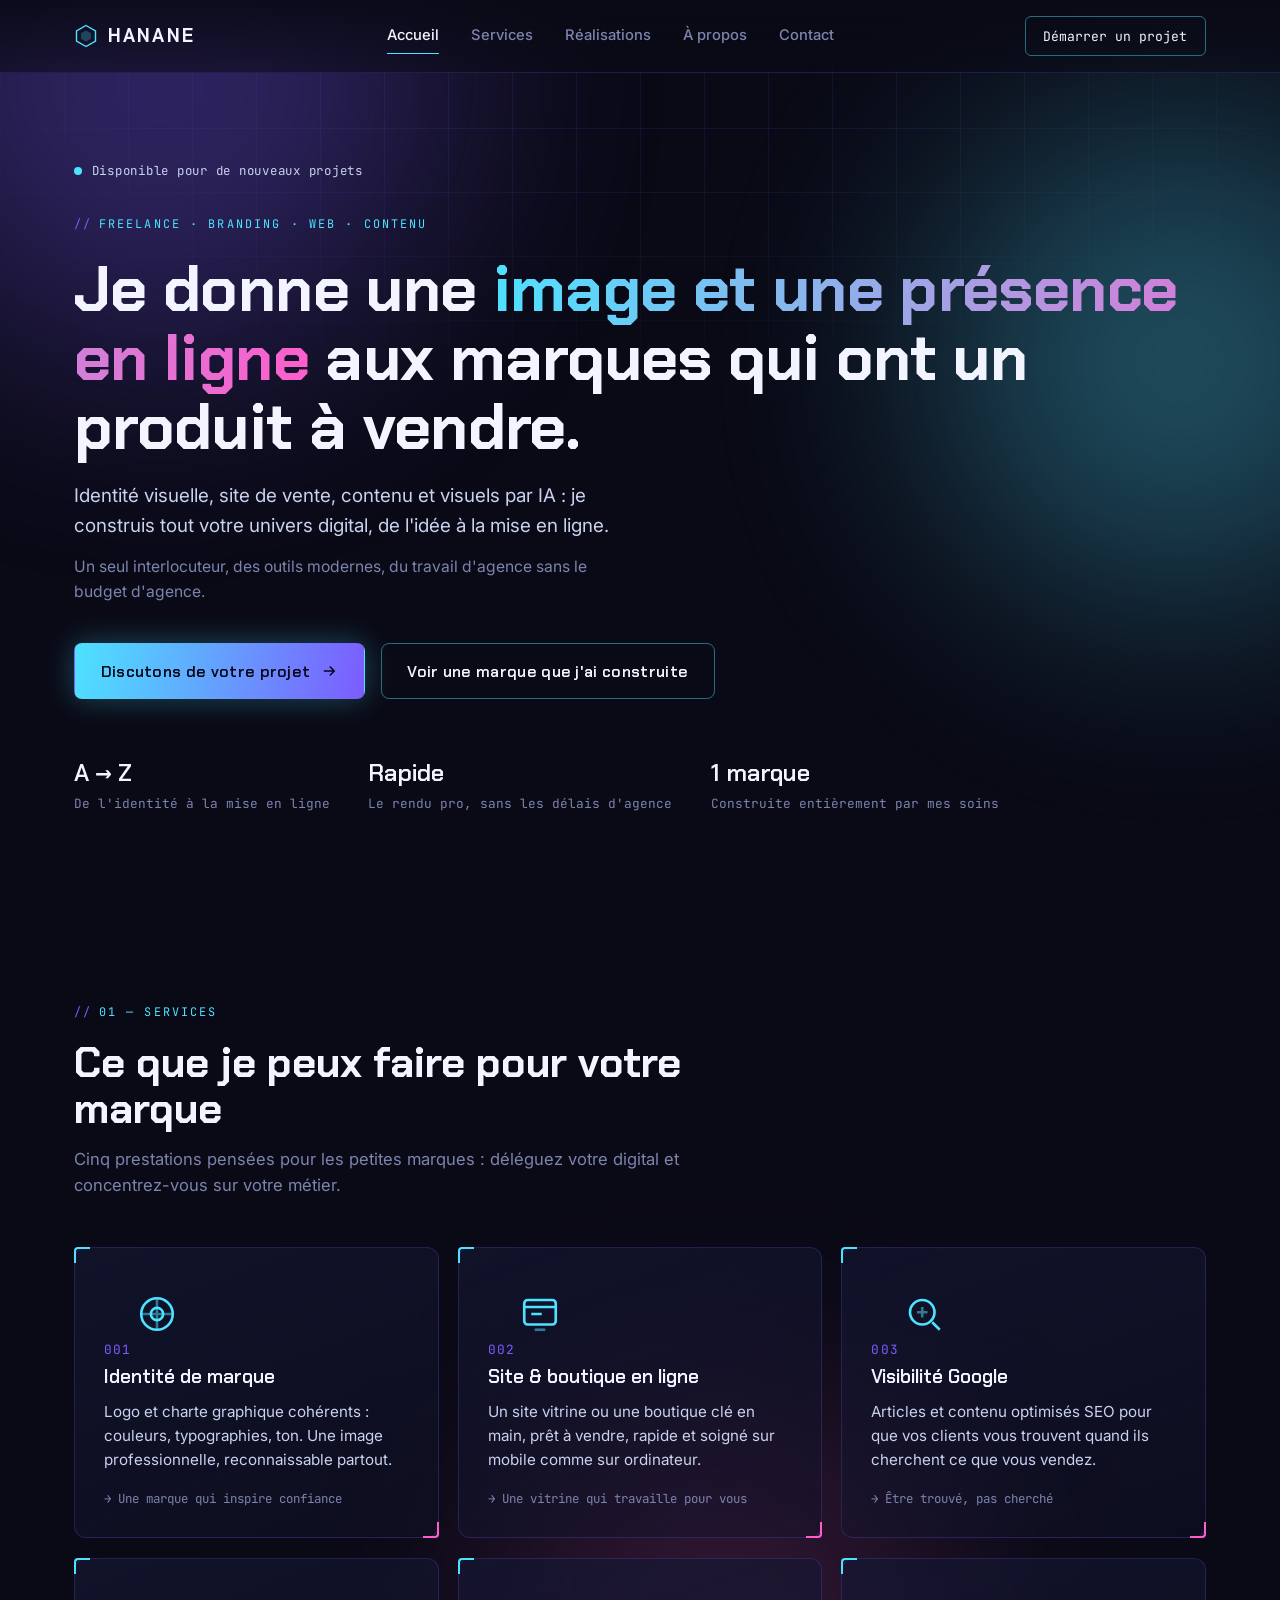
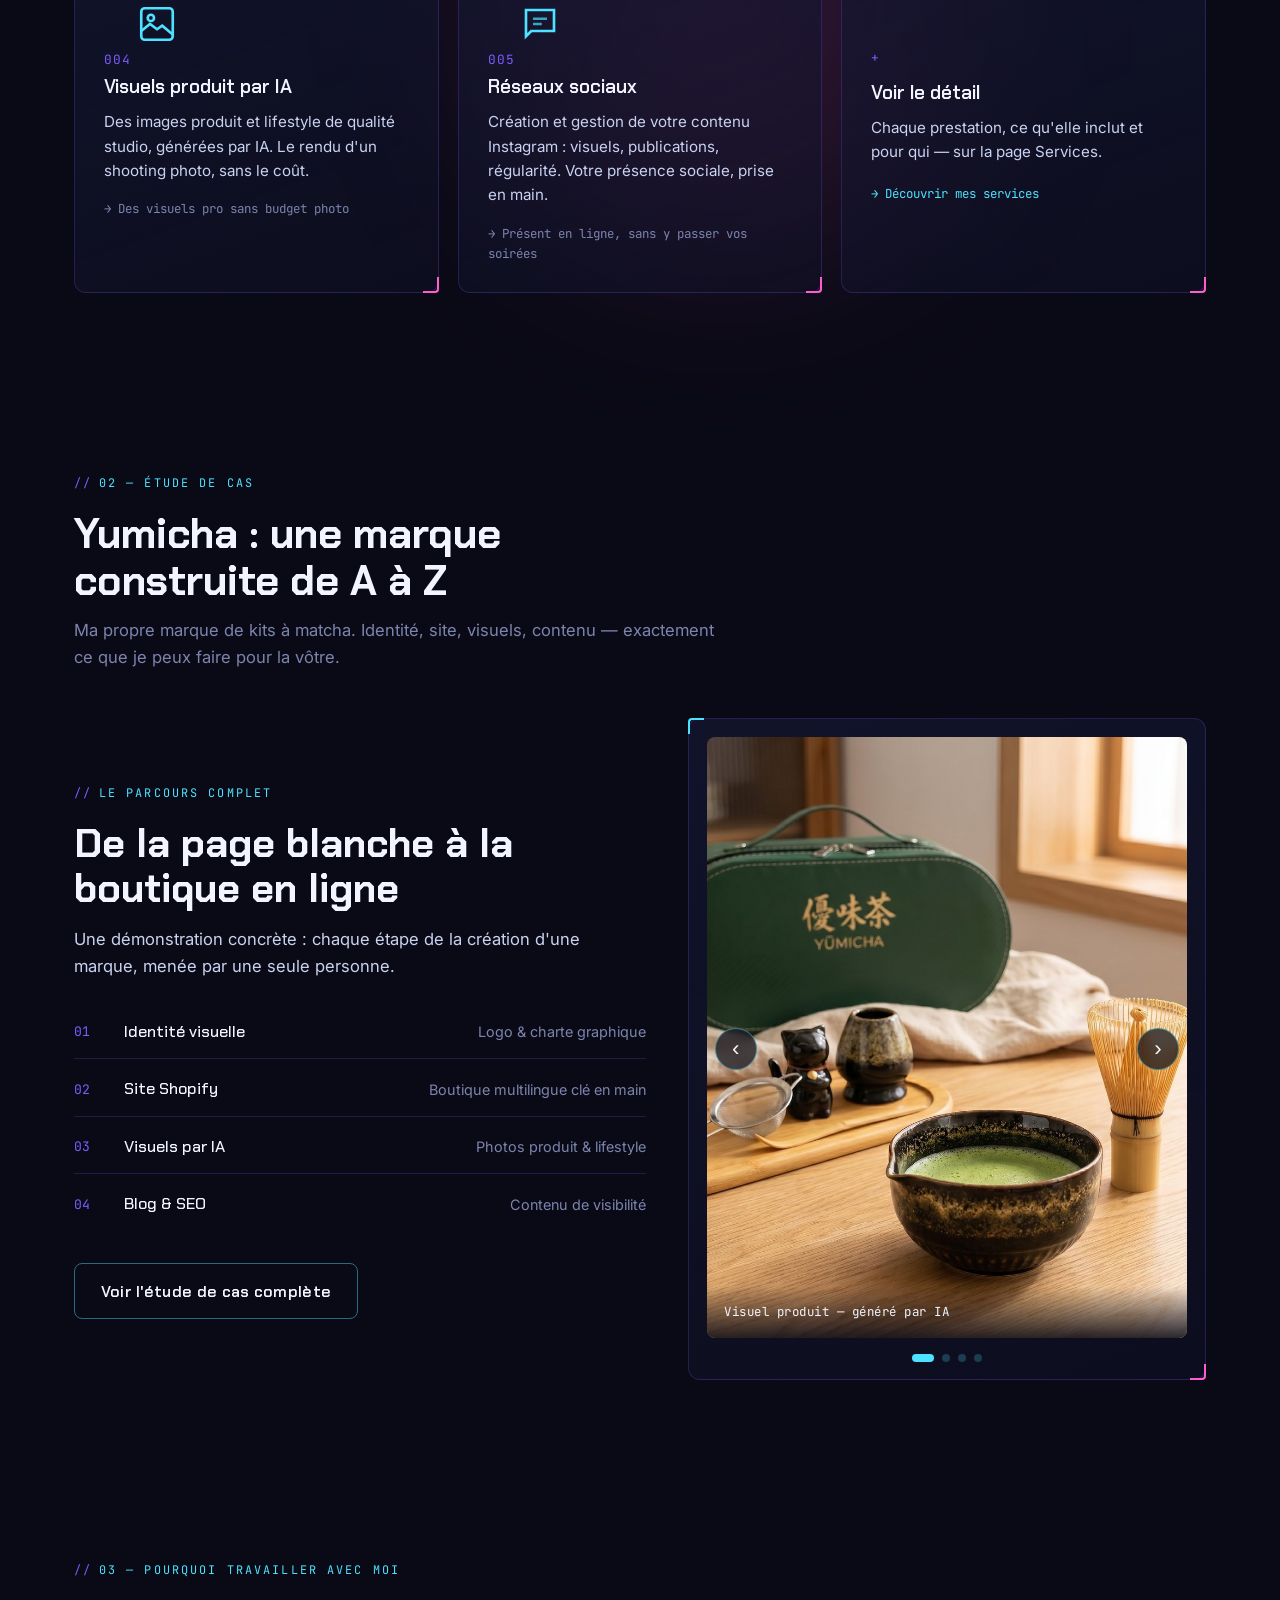
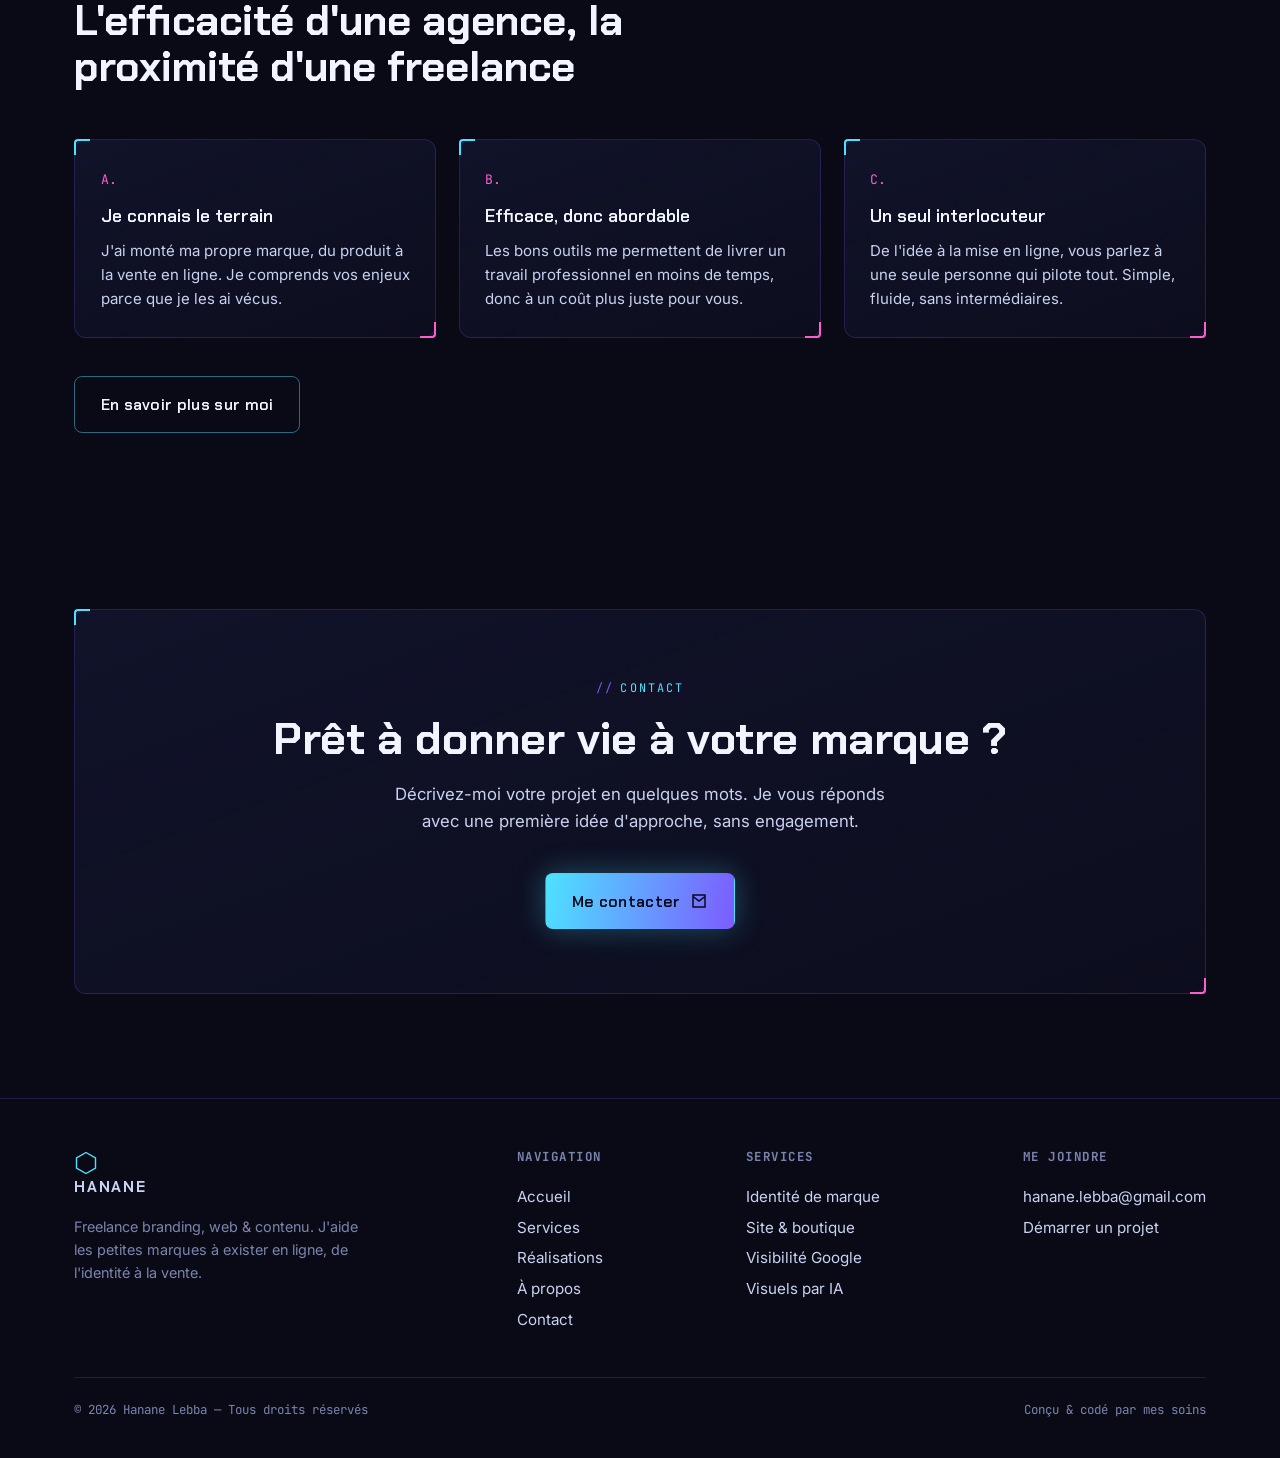
<file: index.html>
<!DOCTYPE html>
<html lang="fr">
<head>
<meta charset="UTF-8">
<meta name="viewport" content="width=device-width, initial-scale=1.0">
<title>Hanane Lebba — Branding & présence en ligne pour les marques</title>
<meta name="description" content="Freelance branding, web & contenu. Je construis l'image de marque, le site et le contenu des petites marques qui ont un produit à vendre. De l'idée à la mise en ligne.">
<link rel="preconnect" href="https://fonts.googleapis.com">
<link rel="preconnect" href="https://fonts.gstatic.com" crossorigin>
<link href="https://fonts.googleapis.com/css2?family=Chakra+Petch:wght@400;500;600;700&family=Inter:wght@400;500;600&family=JetBrains+Mono:wght@400;500&display=swap" rel="stylesheet">
<link rel="stylesheet" href="style.css">
</head>
<body>

<div class="bg"></div>
<div class="glow g1"></div>
<div class="glow g2"></div>
<div class="glow g3"></div>

<!-- ====================== NAV ====================== -->
<header class="site">
  <div class="wrap nav">
    <a href="index.html" class="brand" aria-label="Hanane Lebba — accueil">
      <span class="mark" aria-hidden="true">
        <svg viewBox="0 0 24 24" fill="none">
          <path d="M12 1.5 21.5 7v10L12 22.5 2.5 17V7L12 1.5Z" stroke="url(#g)" stroke-width="1.4"/>
          <path d="M12 6.5 17 9.3v5.4L12 17.5 7 14.7V9.3L12 6.5Z" fill="url(#g)" opacity=".25"/>
          <defs><linearGradient id="g" x1="2" y1="2" x2="22" y2="22">
            <stop stop-color="#4DE2FF"/><stop offset="1" stop-color="#FF5DCB"/></linearGradient></defs>
        </svg>
      </span>
      HANANE
    </a>
    <nav class="nav-links" aria-label="Navigation principale">
      <a href="index.html" aria-current="page">Accueil</a>
      <a href="services.html">Services</a>
      <a href="realisations.html">Réalisations</a>
      <a href="apropos.html">À propos</a>
      <a href="contact.html">Contact</a>
    </nav>
    <a href="contact.html" class="nav-cta">Démarrer un projet</a>
    <button class="burger" aria-label="Ouvrir le menu" aria-expanded="false">
      <svg width="24" height="24" viewBox="0 0 24 24" fill="none" stroke="currentColor" stroke-width="2"><line x1="3" y1="7" x2="21" y2="7"/><line x1="3" y1="12" x2="21" y2="12"/><line x1="3" y1="17" x2="21" y2="17"/></svg>
    </button>
  </div>
</header>

<!-- ====================== HERO ====================== -->
<section class="hero">
  <div class="wrap">
    <div class="status">
      <span class="dot" aria-hidden="true"></span>
      Disponible pour de nouveaux projets
    </div>
    <span class="eyebrow">Freelance · Branding · Web · Contenu</span>
    <h1>Je donne une <span class="hl">image et une présence en ligne</span> aux marques qui ont un produit à vendre.</h1>
    <p class="lead">Identité visuelle, site de vente, contenu et visuels par IA : je construis tout votre univers digital, de l'idée à la mise en ligne.</p>
    <p class="sub">Un seul interlocuteur, des outils modernes, du travail d'agence sans le budget d'agence.</p>
    <div class="cta-row">
      <a href="contact.html" class="btn btn-primary">Discutons de votre projet
        <svg width="18" height="18" viewBox="0 0 24 24" fill="none" stroke="currentColor" stroke-width="2"><path d="M5 12h14M13 6l6 6-6 6"/></svg></a>
      <a href="realisations.html" class="btn btn-ghost">Voir une marque que j'ai construite</a>
    </div>
    <div class="hero-meta">
      <div class="item"><b>A &rarr; Z</b>De l'identité à la mise en ligne</div>
      <div class="item"><b>Rapide</b>Le rendu pro, sans les délais d'agence</div>
      <div class="item"><b>1 marque</b>Construite entièrement par mes soins</div>
    </div>
  </div>
</section>

<!-- ====================== SERVICES (aperçu) ====================== -->
<section id="services">
  <div class="wrap">
    <div class="sec-head">
      <span class="eyebrow">01 — Services</span>
      <h2>Ce que je peux faire pour votre marque</h2>
      <p>Cinq prestations pensées pour les petites marques : déléguez votre digital et concentrez-vous sur votre métier.</p>
    </div>
    <div class="grid">
      <article class="panel card">
        <span class="idx">001</span>
        <svg class="ico" viewBox="0 0 24 24" fill="none" stroke="currentColor" stroke-width="1.5"><circle cx="12" cy="12" r="9"/><path d="M12 3v18M3 12h18" opacity=".5"/><circle cx="12" cy="12" r="3.5"/></svg>
        <h3>Identité de marque</h3>
        <p>Logo et charte graphique cohérents : couleurs, typographies, ton. Une image professionnelle, reconnaissable partout.</p>
        <div class="bnf">&rarr; Une marque qui inspire confiance</div>
      </article>
      <article class="panel card">
        <span class="idx">002</span>
        <svg class="ico" viewBox="0 0 24 24" fill="none" stroke="currentColor" stroke-width="1.5"><rect x="3" y="4" width="18" height="14" rx="2"/><path d="M3 8h18M7 12h6"/><path d="M9 21h6" opacity=".5"/></svg>
        <h3>Site &amp; boutique en ligne</h3>
        <p>Un site vitrine ou une boutique clé en main, prêt à vendre, rapide et soigné sur mobile comme sur ordinateur.</p>
        <div class="bnf">&rarr; Une vitrine qui travaille pour vous</div>
      </article>
      <article class="panel card">
        <span class="idx">003</span>
        <svg class="ico" viewBox="0 0 24 24" fill="none" stroke="currentColor" stroke-width="1.5"><circle cx="11" cy="11" r="7"/><path d="m21 21-4.3-4.3"/><path d="M11 8v6M8 11h6" opacity=".5"/></svg>
        <h3>Visibilité Google</h3>
        <p>Articles et contenu optimisés SEO pour que vos clients vous trouvent quand ils cherchent ce que vous vendez.</p>
        <div class="bnf">&rarr; Être trouvé, pas cherché</div>
      </article>
      <article class="panel card">
        <span class="idx">004</span>
        <svg class="ico" viewBox="0 0 24 24" fill="none" stroke="currentColor" stroke-width="1.5"><rect x="3" y="3" width="18" height="18" rx="2"/><circle cx="8.5" cy="8.5" r="1.8"/><path d="m3 16 5-4 4 3 3-2 6 5"/></svg>
        <h3>Visuels produit par IA</h3>
        <p>Des images produit et lifestyle de qualité studio, générées par IA. Le rendu d'un shooting photo, sans le coût.</p>
        <div class="bnf">&rarr; Des visuels pro sans budget photo</div>
      </article>
      <article class="panel card">
        <span class="idx">005</span>
        <svg class="ico" viewBox="0 0 24 24" fill="none" stroke="currentColor" stroke-width="1.5"><path d="M4 4h16v12H7l-3 3V4Z"/><path d="M8 9h8M8 12h5" opacity=".7"/></svg>
        <h3>Réseaux sociaux</h3>
        <p>Création et gestion de votre contenu Instagram : visuels, publications, régularité. Votre présence sociale, prise en main.</p>
        <div class="bnf">&rarr; Présent en ligne, sans y passer vos soirées</div>
      </article>
      <article class="panel card" style="display:grid;align-content:center">
        <span class="idx">+</span>
        <h3 style="margin-top:.6rem">Voir le détail</h3>
        <p>Chaque prestation, ce qu'elle inclut et pour qui — sur la page Services.</p>
        <div class="bnf" style="margin-top:1.2rem"><a href="services.html" style="color:var(--cyan)">&rarr; Découvrir mes services</a></div>
      </article>
    </div>
  </div>
</section>

<!-- ====================== ÉTUDE DE CAS YUMICHA (avec carrousel) ====================== -->
<section id="yumicha">
  <div class="wrap">
    <div class="sec-head">
      <span class="eyebrow">02 — Étude de cas</span>
      <h2>Yumicha : une marque construite de A à Z</h2>
      <p>Ma propre marque de kits à matcha. Identité, site, visuels, contenu — exactement ce que je peux faire pour la vôtre.</p>
    </div>

    <div class="case">
      <div class="copy">
        <span class="eyebrow">Le parcours complet</span>
        <h2>De la page blanche à la boutique en ligne</h2>
        <p>Une démonstration concrète : chaque étape de la création d'une marque, menée par une seule personne.</p>
        <ol class="pipeline">
          <li><span class="step">01</span><span class="name">Identité visuelle</span><span class="desc">Logo &amp; charte graphique</span></li>
          <li><span class="step">02</span><span class="name">Site Shopify</span><span class="desc">Boutique multilingue clé en main</span></li>
          <li><span class="step">03</span><span class="name">Visuels par IA</span><span class="desc">Photos produit &amp; lifestyle</span></li>
          <li><span class="step">04</span><span class="name">Blog &amp; SEO</span><span class="desc">Contenu de visibilité</span></li>
        </ol>
        <div class="cta-row" style="margin-top:0">
          <a href="realisations.html" class="btn btn-ghost">Voir l'étude de cas complète</a>
        </div>
      </div>

      <!-- CARROUSEL : 1re diapo = vraie image. Remplace les emplacements
           suivants en mettant <div class="slide"><img src="..." alt="...">
           <span class="slide-cap">Légende</span></div> -->
      <div class="panel carousel" data-carousel tabindex="0" aria-label="Aperçu du projet Yumicha" role="group">
        <div class="carousel-window">
          <div class="carousel-track" data-track>
            <div class="slide">
              <img src="yumicha-produit.jpg" alt="Kit à matcha Yumicha : étui vert YŪMICHA, bol tenmoku et matcha fouetté sur table en bois">
              <span class="slide-cap">Visuel produit — généré par IA</span>
            </div>
            <div class="slide">
              <img src="yumicha-identite.jpg" alt="Identité visuelle Yumicha : logo doré sur fond cuir noir">
              <span class="slide-cap">Identité &amp; logo</span>
            </div>
            <div class="slide">
              <img src="yumicha-site.jpg" alt="Page d'accueil du site Yumicha — Kit Matcha Premium" style="object-position:top">
              <span class="slide-cap">Site — yumichakit.com</span>
            </div>
            <div class="slide">
              <img src="yumicha-blog.jpg" alt="Section blog et recettes du site Yumicha — article tiramisu au matcha" style="object-position:top">
              <span class="slide-cap">Blog &amp; recettes</span>
            </div>
          </div>
        </div>
        <button class="carousel-btn prev" data-prev aria-label="Diapositive précédente">&lsaquo;</button>
        <button class="carousel-btn next" data-next aria-label="Diapositive suivante">&rsaquo;</button>
        <div class="carousel-dots" data-dots></div>
      </div>
    </div>
  </div>
</section>

<!-- ====================== POURQUOI MOI ====================== -->
<section id="why">
  <div class="wrap">
    <div class="sec-head">
      <span class="eyebrow">03 — Pourquoi travailler avec moi</span>
      <h2>L'efficacité d'une agence, la proximité d'une freelance</h2>
    </div>
    <div class="why">
      <div class="panel pt">
        <span class="n">A.</span>
        <h3>Je connais le terrain</h3>
        <p>J'ai monté ma propre marque, du produit à la vente en ligne. Je comprends vos enjeux parce que je les ai vécus.</p>
      </div>
      <div class="panel pt">
        <span class="n">B.</span>
        <h3>Efficace, donc abordable</h3>
        <p>Les bons outils me permettent de livrer un travail professionnel en moins de temps, donc à un coût plus juste pour vous.</p>
      </div>
      <div class="panel pt">
        <span class="n">C.</span>
        <h3>Un seul interlocuteur</h3>
        <p>De l'idée à la mise en ligne, vous parlez à une seule personne qui pilote tout. Simple, fluide, sans intermédiaires.</p>
      </div>
    </div>
    <div class="cta-row"><a href="apropos.html" class="btn btn-ghost">En savoir plus sur moi</a></div>
  </div>
</section>

<!-- ====================== CTA FINAL ====================== -->
<section>
  <div class="wrap">
    <div class="panel cta-band">
      <span class="eyebrow">Contact</span>
      <h2 style="margin-top:1rem">Prêt à donner vie à votre marque ?</h2>
      <p>Décrivez-moi votre projet en quelques mots. Je vous réponds avec une première idée d'approche, sans engagement.</p>
      <div class="cta-row" style="justify-content:center">
        <a href="contact.html" class="btn btn-primary">Me contacter
          <svg width="18" height="18" viewBox="0 0 24 24" fill="none" stroke="currentColor" stroke-width="2"><path d="M4 4h16v16H4zM4 6l8 6 8-6"/></svg></a>
      </div>
    </div>
  </div>
</section>

<!-- ====================== FOOTER ====================== -->
<footer class="site">
  <div class="wrap">
    <div class="foot">
      <div class="col foot-brand">
        <a href="index.html" class="brand"><span class="mark" aria-hidden="true">
          <svg viewBox="0 0 24 24" fill="none"><path d="M12 1.5 21.5 7v10L12 22.5 2.5 17V7L12 1.5Z" stroke="url(#g2)" stroke-width="1.4"/>
          <defs><linearGradient id="g2" x1="2" y1="2" x2="22" y2="22"><stop stop-color="#4DE2FF"/><stop offset="1" stop-color="#FF5DCB"/></linearGradient></defs></svg>
        </span>HANANE</a>
        <p>Freelance branding, web &amp; contenu. J'aide les petites marques à exister en ligne, de l'identité à la vente.</p>
      </div>
      <div class="col">
        <h4>Navigation</h4>
        <a href="index.html">Accueil</a>
        <a href="services.html">Services</a>
        <a href="realisations.html">Réalisations</a>
        <a href="apropos.html">À propos</a>
        <a href="contact.html">Contact</a>
      </div>
      <div class="col">
        <h4>Services</h4>
        <a href="services.html">Identité de marque</a>
        <a href="services.html">Site &amp; boutique</a>
        <a href="services.html">Visibilité Google</a>
        <a href="services.html">Visuels par IA</a>
      </div>
      <div class="col">
        <h4>Me joindre</h4>
        <a href="mailto:hanane.lebba@gmail.com">hanane.lebba@gmail.com</a>
        <a href="contact.html">Démarrer un projet</a>
      </div>
    </div>
    <div class="copyr">
      <span>© 2026 Hanane Lebba — Tous droits réservés</span>
      <span>Conçu &amp; codé par mes soins</span>
    </div>
  </div>
</footer>

<script src="app.js"></script>
</body>
</html>
</file>
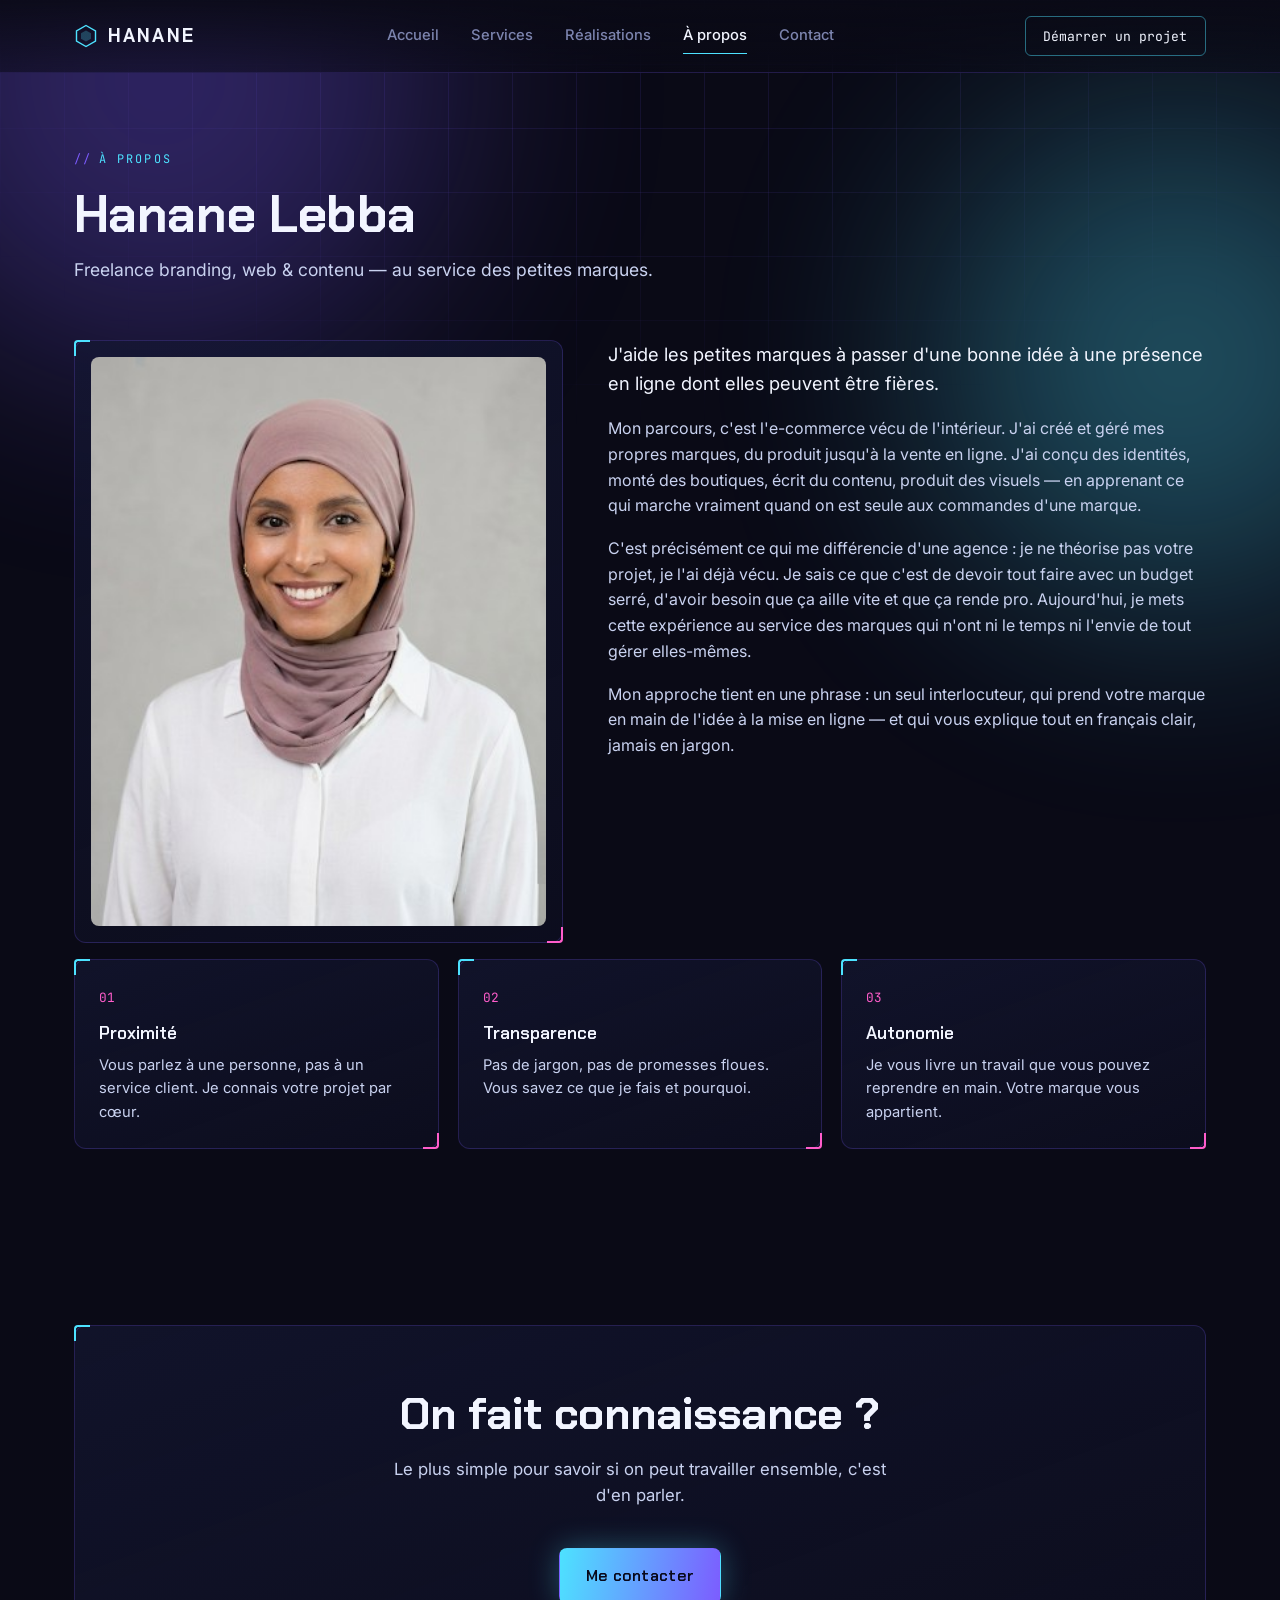
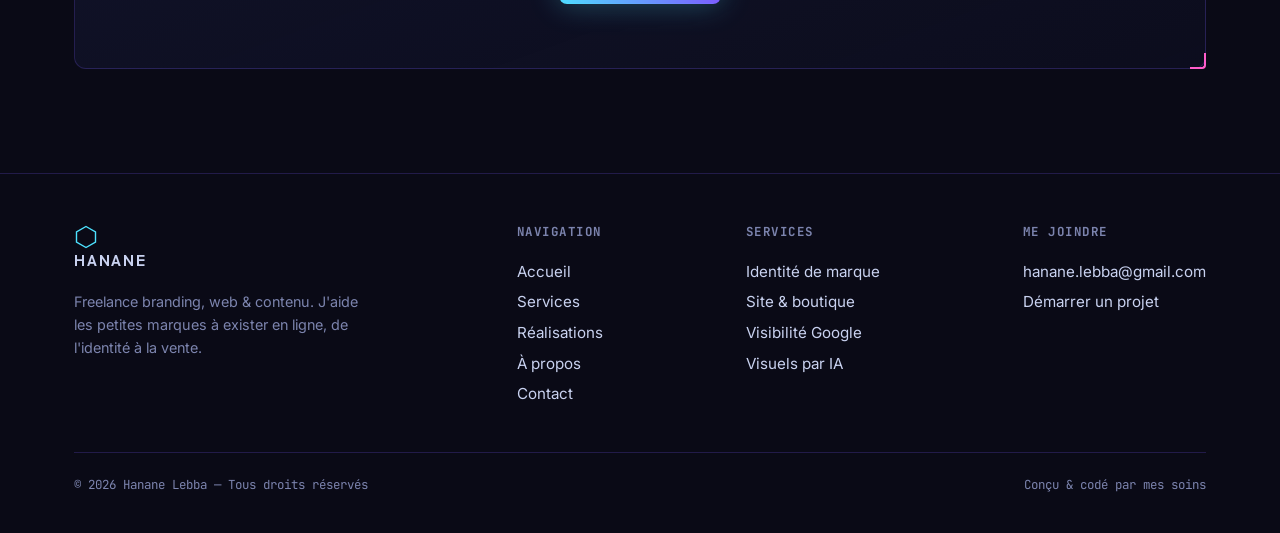
<file: apropos.html>
<!DOCTYPE html>
<html lang="fr">
<head>
<meta charset="UTF-8">
<meta name="viewport" content="width=device-width, initial-scale=1.0">
<title>À propos — Hanane Lebba</title>
<meta name="description" content="Freelance branding, web & contenu. Une expérience concrète de l'e-commerce et de la création de marque, au service des petites marques.">
<link rel="preconnect" href="https://fonts.googleapis.com">
<link rel="preconnect" href="https://fonts.gstatic.com" crossorigin>
<link href="https://fonts.googleapis.com/css2?family=Chakra+Petch:wght@400;500;600;700&family=Inter:wght@400;500;600&family=JetBrains+Mono:wght@400;500&display=swap" rel="stylesheet">
<link rel="stylesheet" href="style.css">
</head>
<body>

<div class="bg"></div>
<div class="glow g1"></div>
<div class="glow g2"></div>

<header class="site">
  <div class="wrap nav">
    <a href="index.html" class="brand" aria-label="Hanane Lebba — accueil">
      <span class="mark" aria-hidden="true"><svg viewBox="0 0 24 24" fill="none"><path d="M12 1.5 21.5 7v10L12 22.5 2.5 17V7L12 1.5Z" stroke="url(#g)" stroke-width="1.4"/><path d="M12 6.5 17 9.3v5.4L12 17.5 7 14.7V9.3L12 6.5Z" fill="url(#g)" opacity=".25"/><defs><linearGradient id="g" x1="2" y1="2" x2="22" y2="22"><stop stop-color="#4DE2FF"/><stop offset="1" stop-color="#FF5DCB"/></linearGradient></defs></svg></span>HANANE
    </a>
    <nav class="nav-links" aria-label="Navigation principale">
      <a href="index.html">Accueil</a>
      <a href="services.html">Services</a>
      <a href="realisations.html">Réalisations</a>
      <a href="apropos.html" aria-current="page">À propos</a>
      <a href="contact.html">Contact</a>
    </nav>
    <a href="contact.html" class="nav-cta">Démarrer un projet</a>
    <button class="burger" aria-label="Ouvrir le menu" aria-expanded="false"><svg width="24" height="24" viewBox="0 0 24 24" fill="none" stroke="currentColor" stroke-width="2"><line x1="3" y1="7" x2="21" y2="7"/><line x1="3" y1="12" x2="21" y2="12"/><line x1="3" y1="17" x2="21" y2="17"/></svg></button>
  </div>
</header>

<section class="page-hero">
  <div class="wrap">
    <span class="eyebrow">À propos</span>
    <h1>Hanane Lebba</h1>
    <p>Freelance branding, web &amp; contenu — au service des petites marques.</p>
  </div>
</section>

<section style="padding-top:1rem">
  <div class="wrap">
    <div class="about">
      <!-- PORTRAIT : remplace la div .ph par <img src="portrait.jpg" alt="Hanane Lebba"> -->
      <div class="panel about-portrait">
        <img src="portrait.jpg" alt="Hanane Lebba, freelance branding, web et contenu">
      </div>

      <div class="body">
        <p class="lead">J'aide les petites marques à passer d'une bonne idée à une présence en ligne dont elles peuvent être fières.</p>
        <!-- Adapte ce texte à ton histoire : années d'expérience, marques, déclic... -->
        <p>Mon parcours, c'est l'e-commerce vécu de l'intérieur. J'ai créé et géré mes propres marques, du produit jusqu'à la vente en ligne. J'ai conçu des identités, monté des boutiques, écrit du contenu, produit des visuels — en apprenant ce qui marche vraiment quand on est seule aux commandes d'une marque.</p>
        <p>C'est précisément ce qui me différencie d'une agence : je ne théorise pas votre projet, je l'ai déjà vécu. Je sais ce que c'est de devoir tout faire avec un budget serré, d'avoir besoin que ça aille vite et que ça rende pro. Aujourd'hui, je mets cette expérience au service des marques qui n'ont ni le temps ni l'envie de tout gérer elles-mêmes.</p>
        <p>Mon approche tient en une phrase : un seul interlocuteur, qui prend votre marque en main de l'idée à la mise en ligne — et qui vous explique tout en français clair, jamais en jargon.</p>
      </div>
    </div>

    <div class="values">
      <div class="panel v">
        <span class="n">01</span>
        <h3>Proximité</h3>
        <p>Vous parlez à une personne, pas à un service client. Je connais votre projet par cœur.</p>
      </div>
      <div class="panel v">
        <span class="n">02</span>
        <h3>Transparence</h3>
        <p>Pas de jargon, pas de promesses floues. Vous savez ce que je fais et pourquoi.</p>
      </div>
      <div class="panel v">
        <span class="n">03</span>
        <h3>Autonomie</h3>
        <p>Je vous livre un travail que vous pouvez reprendre en main. Votre marque vous appartient.</p>
      </div>
    </div>
  </div>
</section>

<section>
  <div class="wrap">
    <div class="panel cta-band">
      <h2>On fait connaissance ?</h2>
      <p>Le plus simple pour savoir si on peut travailler ensemble, c'est d'en parler.</p>
      <div class="cta-row" style="justify-content:center"><a href="contact.html" class="btn btn-primary">Me contacter</a></div>
    </div>
  </div>
</section>

<footer class="site">
  <div class="wrap">
    <div class="foot">
      <div class="col foot-brand">
        <a href="index.html" class="brand"><span class="mark" aria-hidden="true"><svg viewBox="0 0 24 24" fill="none"><path d="M12 1.5 21.5 7v10L12 22.5 2.5 17V7L12 1.5Z" stroke="url(#g2)" stroke-width="1.4"/><defs><linearGradient id="g2" x1="2" y1="2" x2="22" y2="22"><stop stop-color="#4DE2FF"/><stop offset="1" stop-color="#FF5DCB"/></linearGradient></defs></svg></span>HANANE</a>
        <p>Freelance branding, web &amp; contenu. J'aide les petites marques à exister en ligne, de l'identité à la vente.</p>
      </div>
      <div class="col">
        <h4>Navigation</h4>
        <a href="index.html">Accueil</a><a href="services.html">Services</a><a href="realisations.html">Réalisations</a><a href="apropos.html">À propos</a><a href="contact.html">Contact</a>
      </div>
      <div class="col">
        <h4>Services</h4>
        <a href="services.html">Identité de marque</a><a href="services.html">Site &amp; boutique</a><a href="services.html">Visibilité Google</a><a href="services.html">Visuels par IA</a>
      </div>
      <div class="col">
        <h4>Me joindre</h4>
        <a href="mailto:hanane.lebba@gmail.com">hanane.lebba@gmail.com</a><a href="contact.html">Démarrer un projet</a>
      </div>
    </div>
    <div class="copyr"><span>© 2026 Hanane Lebba — Tous droits réservés</span><span>Conçu &amp; codé par mes soins</span></div>
  </div>
</footer>

<script src="app.js"></script>
</body>
</html>
</file>
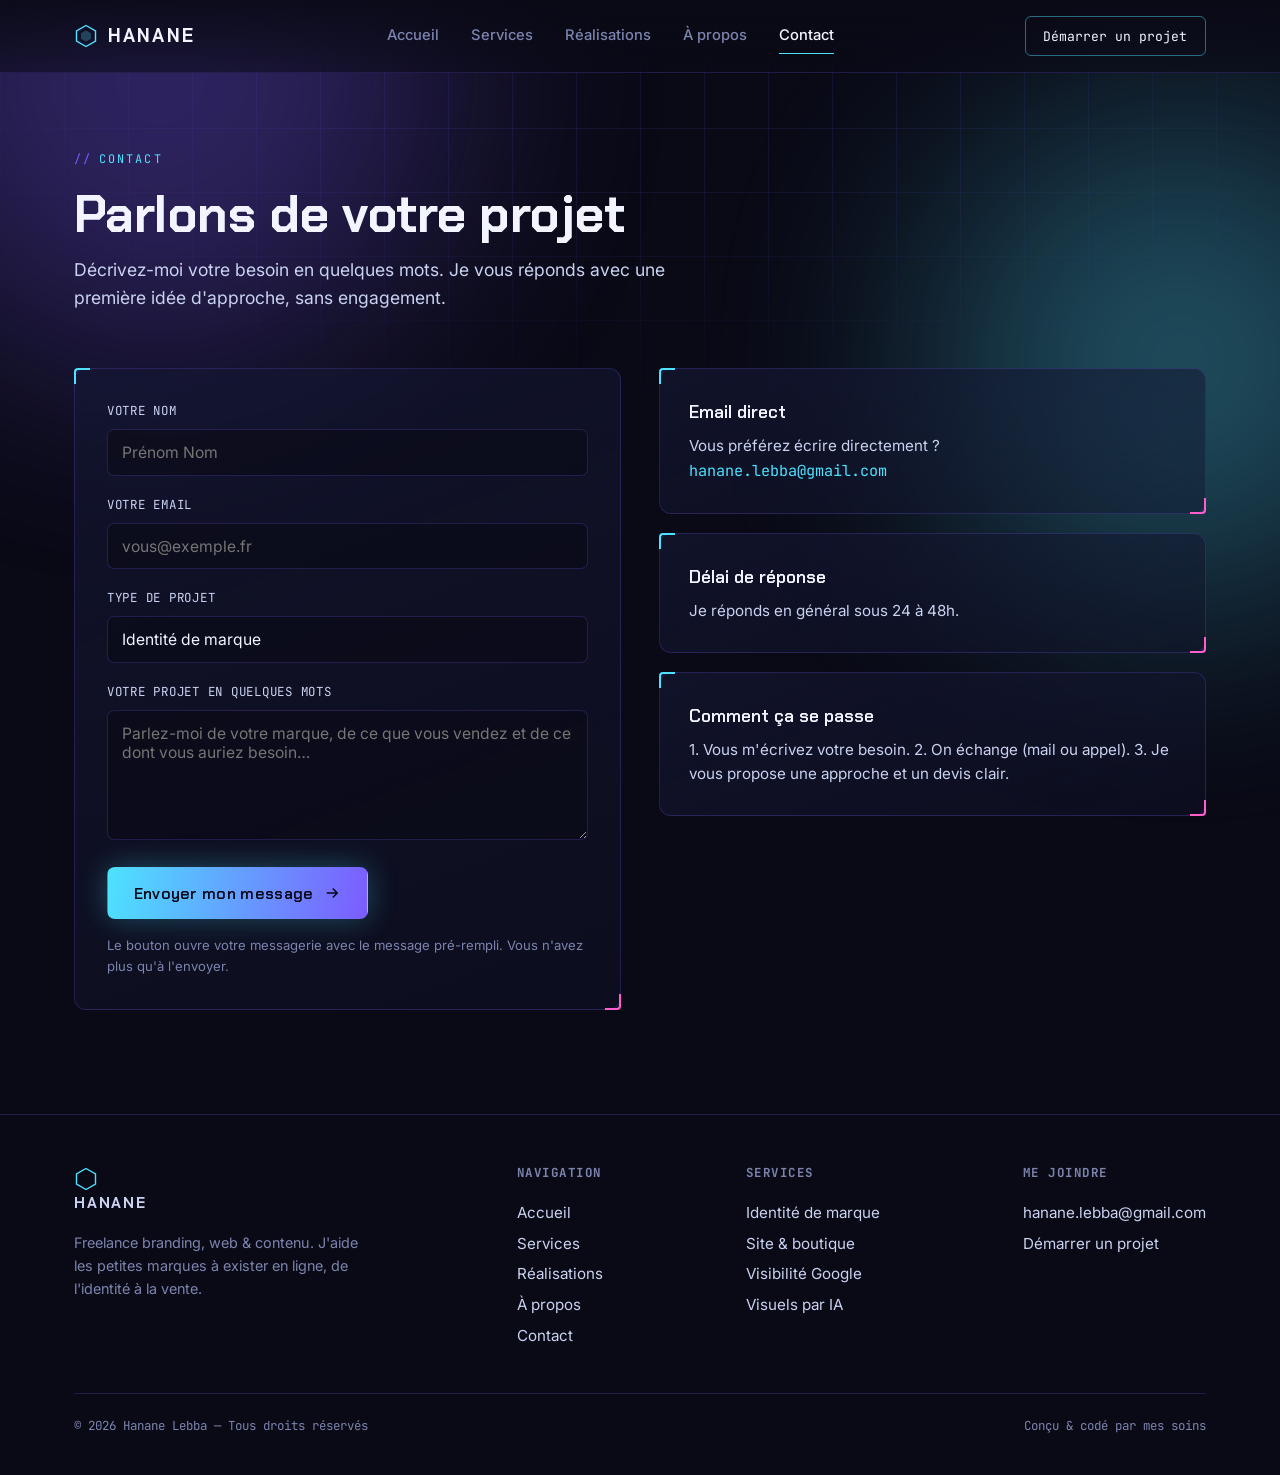
<file: contact.html>
<!DOCTYPE html>
<html lang="fr">
<head>
<meta charset="UTF-8">
<meta name="viewport" content="width=device-width, initial-scale=1.0">
<title>Contact — Hanane Lebba</title>
<meta name="description" content="Parlons de votre projet : identité de marque, site, contenu ou visuels. Réponse sous 24 à 48h.">
<link rel="preconnect" href="https://fonts.googleapis.com">
<link rel="preconnect" href="https://fonts.gstatic.com" crossorigin>
<link href="https://fonts.googleapis.com/css2?family=Chakra+Petch:wght@400;500;600;700&family=Inter:wght@400;500;600&family=JetBrains+Mono:wght@400;500&display=swap" rel="stylesheet">
<link rel="stylesheet" href="style.css">
</head>
<body>

<div class="bg"></div>
<div class="glow g1"></div>
<div class="glow g2"></div>

<header class="site">
  <div class="wrap nav">
    <a href="index.html" class="brand" aria-label="Hanane Lebba — accueil">
      <span class="mark" aria-hidden="true"><svg viewBox="0 0 24 24" fill="none"><path d="M12 1.5 21.5 7v10L12 22.5 2.5 17V7L12 1.5Z" stroke="url(#g)" stroke-width="1.4"/><path d="M12 6.5 17 9.3v5.4L12 17.5 7 14.7V9.3L12 6.5Z" fill="url(#g)" opacity=".25"/><defs><linearGradient id="g" x1="2" y1="2" x2="22" y2="22"><stop stop-color="#4DE2FF"/><stop offset="1" stop-color="#FF5DCB"/></linearGradient></defs></svg></span>HANANE
    </a>
    <nav class="nav-links" aria-label="Navigation principale">
      <a href="index.html">Accueil</a>
      <a href="services.html">Services</a>
      <a href="realisations.html">Réalisations</a>
      <a href="apropos.html">À propos</a>
      <a href="contact.html" aria-current="page">Contact</a>
    </nav>
    <a href="contact.html" class="nav-cta">Démarrer un projet</a>
    <button class="burger" aria-label="Ouvrir le menu" aria-expanded="false"><svg width="24" height="24" viewBox="0 0 24 24" fill="none" stroke="currentColor" stroke-width="2"><line x1="3" y1="7" x2="21" y2="7"/><line x1="3" y1="12" x2="21" y2="12"/><line x1="3" y1="17" x2="21" y2="17"/></svg></button>
  </div>
</header>

<section class="page-hero">
  <div class="wrap">
    <span class="eyebrow">Contact</span>
    <h1>Parlons de votre projet</h1>
    <p>Décrivez-moi votre besoin en quelques mots. Je vous réponds avec une première idée d'approche, sans engagement.</p>
  </div>
</section>

<section style="padding-top:1rem">
  <div class="wrap">
    <div class="contact-grid">

      <div class="panel form">
        <div class="field">
          <label for="nom">Votre nom</label>
          <input id="nom" type="text" placeholder="Prénom Nom">
        </div>
        <div class="field">
          <label for="email">Votre email</label>
          <input id="email" type="email" placeholder="vous@exemple.fr">
        </div>
        <div class="field">
          <label for="projet">Type de projet</label>
          <select id="projet">
            <option>Identité de marque</option>
            <option>Site / boutique en ligne</option>
            <option>Visibilité Google (SEO)</option>
            <option>Visuels produit par IA</option>
            <option>Réseaux sociaux</option>
            <option>Plusieurs / je ne sais pas encore</option>
          </select>
        </div>
        <div class="field">
          <label for="message">Votre projet en quelques mots</label>
          <textarea id="message" placeholder="Parlez-moi de votre marque, de ce que vous vendez et de ce dont vous auriez besoin…"></textarea>
        </div>
        <button id="send" class="btn btn-primary" type="button">Envoyer mon message
          <svg width="18" height="18" viewBox="0 0 24 24" fill="none" stroke="currentColor" stroke-width="2"><path d="M5 12h14M13 6l6 6-6 6"/></svg></button>
        <p id="formnote" style="font-size:.82rem;color:var(--muted);margin-top:1rem">Le bouton ouvre votre messagerie avec le message pré-rempli. Vous n'avez plus qu'à l'envoyer.</p>
      </div>

      <div class="contact-info">
        <div class="panel">
          <h3>Email direct</h3>
          <p>Vous préférez écrire directement ?</p>
          <a class="mail" href="mailto:hanane.lebba@gmail.com">hanane.lebba@gmail.com</a>
        </div>
        <div class="panel">
          <h3>Délai de réponse</h3>
          <p>Je réponds en général sous 24 à 48h.</p>
        </div>
        <div class="panel">
          <h3>Comment ça se passe</h3>
          <p>1. Vous m'écrivez votre besoin. 2. On échange (mail ou appel). 3. Je vous propose une approche et un devis clair.</p>
        </div>
      </div>

    </div>
  </div>
</section>

<footer class="site">
  <div class="wrap">
    <div class="foot">
      <div class="col foot-brand">
        <a href="index.html" class="brand"><span class="mark" aria-hidden="true"><svg viewBox="0 0 24 24" fill="none"><path d="M12 1.5 21.5 7v10L12 22.5 2.5 17V7L12 1.5Z" stroke="url(#g2)" stroke-width="1.4"/><defs><linearGradient id="g2" x1="2" y1="2" x2="22" y2="22"><stop stop-color="#4DE2FF"/><stop offset="1" stop-color="#FF5DCB"/></linearGradient></defs></svg></span>HANANE</a>
        <p>Freelance branding, web &amp; contenu. J'aide les petites marques à exister en ligne, de l'identité à la vente.</p>
      </div>
      <div class="col">
        <h4>Navigation</h4>
        <a href="index.html">Accueil</a><a href="services.html">Services</a><a href="realisations.html">Réalisations</a><a href="apropos.html">À propos</a><a href="contact.html">Contact</a>
      </div>
      <div class="col">
        <h4>Services</h4>
        <a href="services.html">Identité de marque</a><a href="services.html">Site &amp; boutique</a><a href="services.html">Visibilité Google</a><a href="services.html">Visuels par IA</a>
      </div>
      <div class="col">
        <h4>Me joindre</h4>
        <a href="mailto:hanane.lebba@gmail.com">hanane.lebba@gmail.com</a><a href="contact.html">Démarrer un projet</a>
      </div>
    </div>
    <div class="copyr"><span>© 2026 Hanane Lebba — Tous droits réservés</span><span>Conçu &amp; codé par mes soins</span></div>
  </div>
</footer>

<script src="app.js"></script>
<script>
/* Formulaire -> ouvre l'email pré-rempli (fonctionne sans serveur) */
(function(){
  var btn = document.getElementById('send');
  if(!btn) return;
  btn.addEventListener('click', function(){
    var nom = document.getElementById('nom').value.trim();
    var email = document.getElementById('email').value.trim();
    var projet = document.getElementById('projet').value;
    var msg = document.getElementById('message').value.trim();
    var note = document.getElementById('formnote');
    if(!nom || !email || !msg){
      note.textContent = 'Merci de remplir au moins votre nom, votre email et un message.';
      note.style.color = '#FF5DCB';
      return;
    }
    var sujet = 'Nouveau projet — ' + projet + ' (' + nom + ')';
    var corps = 'Nom : ' + nom + '\nEmail : ' + email + '\nType de projet : ' + projet + '\n\n' + msg;
    window.location.href = 'mailto:hanane.lebba@gmail.com'
      + '?subject=' + encodeURIComponent(sujet)
      + '&body=' + encodeURIComponent(corps);
  });
})();
</script>
</body>
</html>
</file>
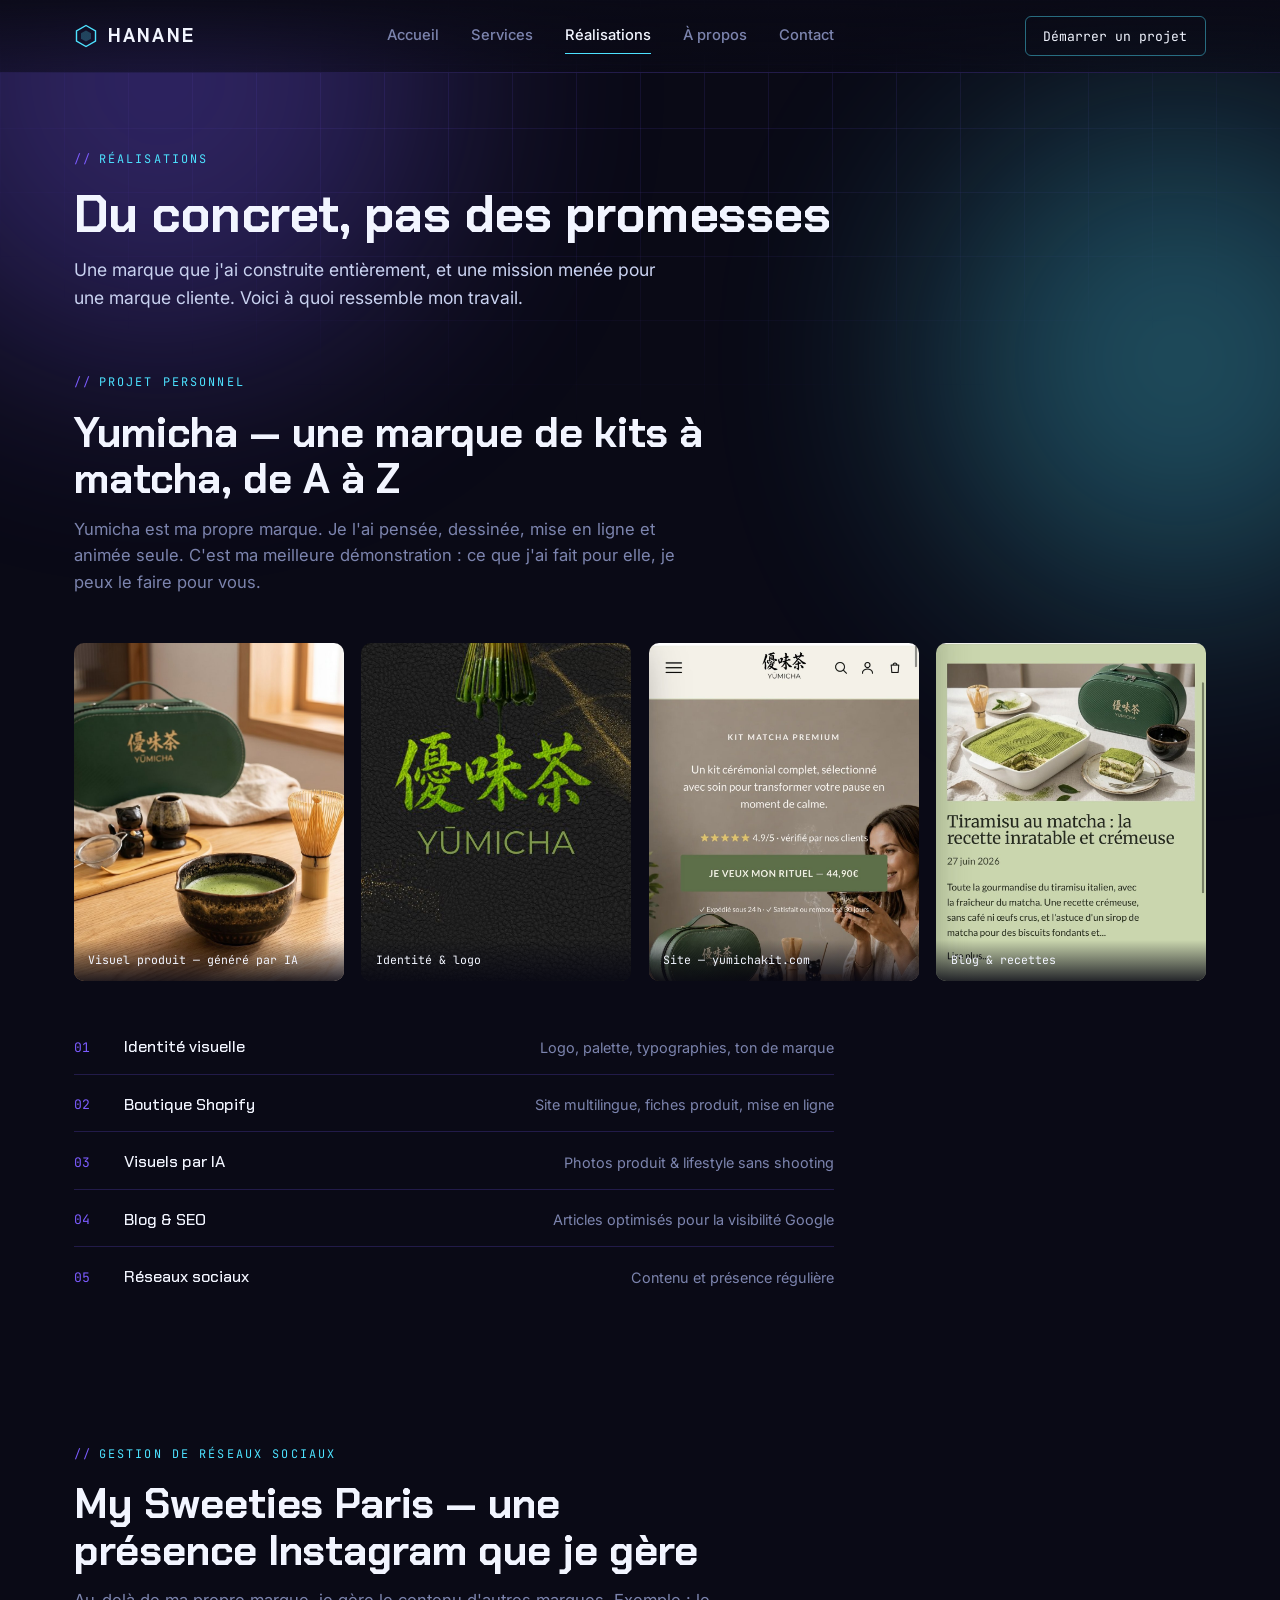
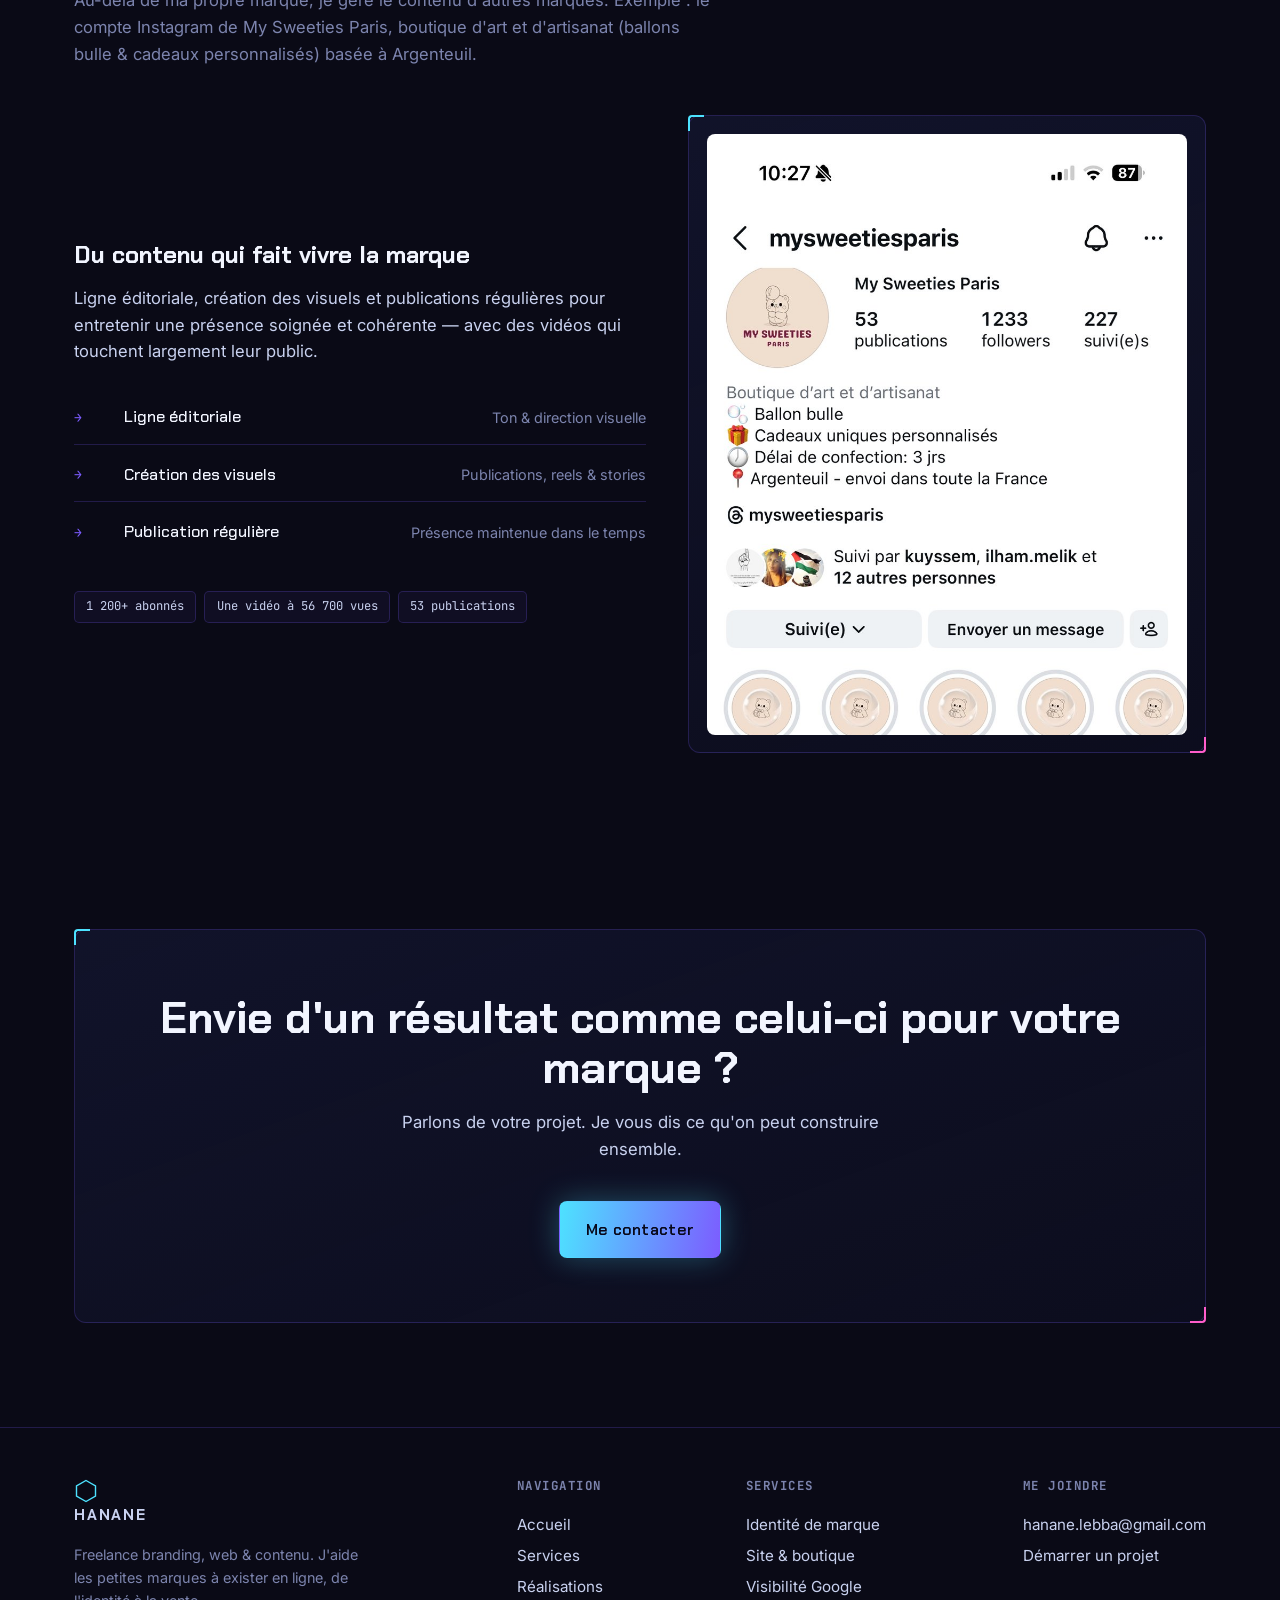
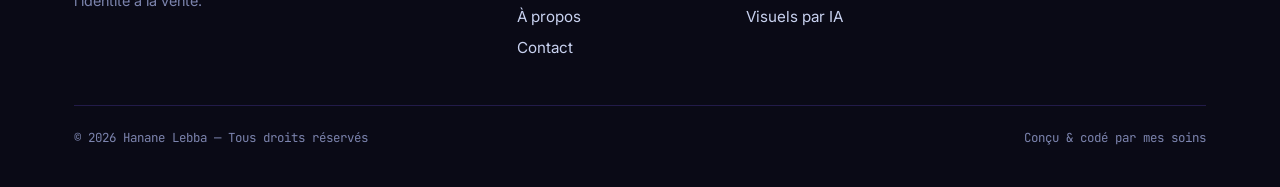
<file: realisations.html>
<!DOCTYPE html>
<html lang="fr">
<head>
<meta charset="UTF-8">
<meta name="viewport" content="width=device-width, initial-scale=1.0">
<title>Réalisations — Hanane Lebba</title>
<meta name="description" content="Étude de cas Yumicha : une marque de kits à matcha construite de A à Z. Et une mission de gestion de contenu pour une marque cliente.">
<link rel="preconnect" href="https://fonts.googleapis.com">
<link rel="preconnect" href="https://fonts.gstatic.com" crossorigin>
<link href="https://fonts.googleapis.com/css2?family=Chakra+Petch:wght@400;500;600;700&family=Inter:wght@400;500;600&family=JetBrains+Mono:wght@400;500&display=swap" rel="stylesheet">
<link rel="stylesheet" href="style.css">
</head>
<body>

<div class="bg"></div>
<div class="glow g1"></div>
<div class="glow g2"></div>

<header class="site">
  <div class="wrap nav">
    <a href="index.html" class="brand" aria-label="Hanane Lebba — accueil">
      <span class="mark" aria-hidden="true"><svg viewBox="0 0 24 24" fill="none"><path d="M12 1.5 21.5 7v10L12 22.5 2.5 17V7L12 1.5Z" stroke="url(#g)" stroke-width="1.4"/><path d="M12 6.5 17 9.3v5.4L12 17.5 7 14.7V9.3L12 6.5Z" fill="url(#g)" opacity=".25"/><defs><linearGradient id="g" x1="2" y1="2" x2="22" y2="22"><stop stop-color="#4DE2FF"/><stop offset="1" stop-color="#FF5DCB"/></linearGradient></defs></svg></span>HANANE
    </a>
    <nav class="nav-links" aria-label="Navigation principale">
      <a href="index.html">Accueil</a>
      <a href="services.html">Services</a>
      <a href="realisations.html" aria-current="page">Réalisations</a>
      <a href="apropos.html">À propos</a>
      <a href="contact.html">Contact</a>
    </nav>
    <a href="contact.html" class="nav-cta">Démarrer un projet</a>
    <button class="burger" aria-label="Ouvrir le menu" aria-expanded="false"><svg width="24" height="24" viewBox="0 0 24 24" fill="none" stroke="currentColor" stroke-width="2"><line x1="3" y1="7" x2="21" y2="7"/><line x1="3" y1="12" x2="21" y2="12"/><line x1="3" y1="17" x2="21" y2="17"/></svg></button>
  </div>
</header>

<section class="page-hero">
  <div class="wrap">
    <span class="eyebrow">Réalisations</span>
    <h1>Du concret, pas des promesses</h1>
    <p>Une marque que j'ai construite entièrement, et une mission menée pour une marque cliente. Voici à quoi ressemble mon travail.</p>
  </div>
</section>

<!-- ====== YUMICHA ====== -->
<section style="padding-top:1rem">
  <div class="wrap">
    <div class="sec-head">
      <span class="eyebrow">Projet personnel</span>
      <h2>Yumicha — une marque de kits à matcha, de A à Z</h2>
      <p>Yumicha est ma propre marque. Je l'ai pensée, dessinée, mise en ligne et animée seule. C'est ma meilleure démonstration : ce que j'ai fait pour elle, je peux le faire pour vous.</p>
    </div>

    <!-- Galerie : 1re case = vraie image, les autres à remplacer -->
    <div class="gallery">
      <div class="shot">
        <img src="yumicha-produit.jpg" alt="Kit à matcha Yumicha : étui vert, bol tenmoku et matcha fouetté">
        <span class="tag">Visuel produit — généré par IA</span>
      </div>
      <div class="shot">
        <img src="yumicha-identite.jpg" alt="Identité visuelle Yumicha : logo doré sur cuir noir">
        <span class="tag">Identité &amp; logo</span>
      </div>
      <div class="shot">
        <img src="yumicha-site.jpg" alt="Page d'accueil du site Yumicha" style="object-position:top">
        <span class="tag">Site — yumichakit.com</span>
      </div>
      <div class="shot">
        <img src="yumicha-blog.jpg" alt="Section blog et recettes Yumicha" style="object-position:top">
        <span class="tag">Blog &amp; recettes</span>
      </div>
    </div>

    <div style="margin-top:2.5rem;max-width:760px">
      <ol class="pipeline">
        <li><span class="step">01</span><span class="name">Identité visuelle</span><span class="desc">Logo, palette, typographies, ton de marque</span></li>
        <li><span class="step">02</span><span class="name">Boutique Shopify</span><span class="desc">Site multilingue, fiches produit, mise en ligne</span></li>
        <li><span class="step">03</span><span class="name">Visuels par IA</span><span class="desc">Photos produit &amp; lifestyle sans shooting</span></li>
        <li><span class="step">04</span><span class="name">Blog &amp; SEO</span><span class="desc">Articles optimisés pour la visibilité Google</span></li>
        <li><span class="step">05</span><span class="name">Réseaux sociaux</span><span class="desc">Contenu et présence régulière</span></li>
      </ol>
    </div>
  </div>
</section>

<!-- ====== MISSION CLIENT ====== -->
<section style="padding-top:1rem">
  <div class="wrap">
    <div class="sec-head">
      <span class="eyebrow">Gestion de réseaux sociaux</span>
      <h2>My Sweeties Paris — une présence Instagram que je gère</h2>
      <p>Au-delà de ma propre marque, je gère le contenu d'autres marques. Exemple : le compte Instagram de My Sweeties Paris, boutique d'art et d'artisanat (ballons bulle &amp; cadeaux personnalisés) basée à Argenteuil.</p>
    </div>

    <div class="case">
      <div class="copy">
        <h2 style="font-size:1.5rem">Du contenu qui fait vivre la marque</h2>
        <p>Ligne éditoriale, création des visuels et publications régulières pour entretenir une présence soignée et cohérente — avec des vidéos qui touchent largement leur public.</p>
        <ol class="pipeline">
          <li><span class="step">→</span><span class="name">Ligne éditoriale</span><span class="desc">Ton &amp; direction visuelle</span></li>
          <li><span class="step">→</span><span class="name">Création des visuels</span><span class="desc">Publications, reels &amp; stories</span></li>
          <li><span class="step">→</span><span class="name">Publication régulière</span><span class="desc">Présence maintenue dans le temps</span></li>
        </ol>
        <div class="metrics">
          <span>1 200+ abonnés</span>
          <span>Une vidéo à 56 700 vues</span>
          <span>53 publications</span>
        </div>
      </div>
      <div class="panel" style="padding:1.1rem">
        <img src="mysweeties-insta.jpg" alt="Profil Instagram de My Sweeties Paris géré par Hanane : ballons bulle et cadeaux personnalisés" style="aspect-ratio:4/5;width:100%;height:100%;object-fit:cover;object-position:top;border-radius:8px">
      </div>
    </div>
  </div>
</section>

<section>
  <div class="wrap">
    <div class="panel cta-band">
      <h2>Envie d'un résultat comme celui-ci pour votre marque ?</h2>
      <p>Parlons de votre projet. Je vous dis ce qu'on peut construire ensemble.</p>
      <div class="cta-row" style="justify-content:center"><a href="contact.html" class="btn btn-primary">Me contacter</a></div>
    </div>
  </div>
</section>

<footer class="site">
  <div class="wrap">
    <div class="foot">
      <div class="col foot-brand">
        <a href="index.html" class="brand"><span class="mark" aria-hidden="true"><svg viewBox="0 0 24 24" fill="none"><path d="M12 1.5 21.5 7v10L12 22.5 2.5 17V7L12 1.5Z" stroke="url(#g2)" stroke-width="1.4"/><defs><linearGradient id="g2" x1="2" y1="2" x2="22" y2="22"><stop stop-color="#4DE2FF"/><stop offset="1" stop-color="#FF5DCB"/></linearGradient></defs></svg></span>HANANE</a>
        <p>Freelance branding, web &amp; contenu. J'aide les petites marques à exister en ligne, de l'identité à la vente.</p>
      </div>
      <div class="col">
        <h4>Navigation</h4>
        <a href="index.html">Accueil</a><a href="services.html">Services</a><a href="realisations.html">Réalisations</a><a href="apropos.html">À propos</a><a href="contact.html">Contact</a>
      </div>
      <div class="col">
        <h4>Services</h4>
        <a href="services.html">Identité de marque</a><a href="services.html">Site &amp; boutique</a><a href="services.html">Visibilité Google</a><a href="services.html">Visuels par IA</a>
      </div>
      <div class="col">
        <h4>Me joindre</h4>
        <a href="mailto:hanane.lebba@gmail.com">hanane.lebba@gmail.com</a><a href="contact.html">Démarrer un projet</a>
      </div>
    </div>
    <div class="copyr"><span>© 2026 Hanane Lebba — Tous droits réservés</span><span>Conçu &amp; codé par mes soins</span></div>
  </div>
</footer>

<script src="app.js"></script>
</body>
</html>
</file>
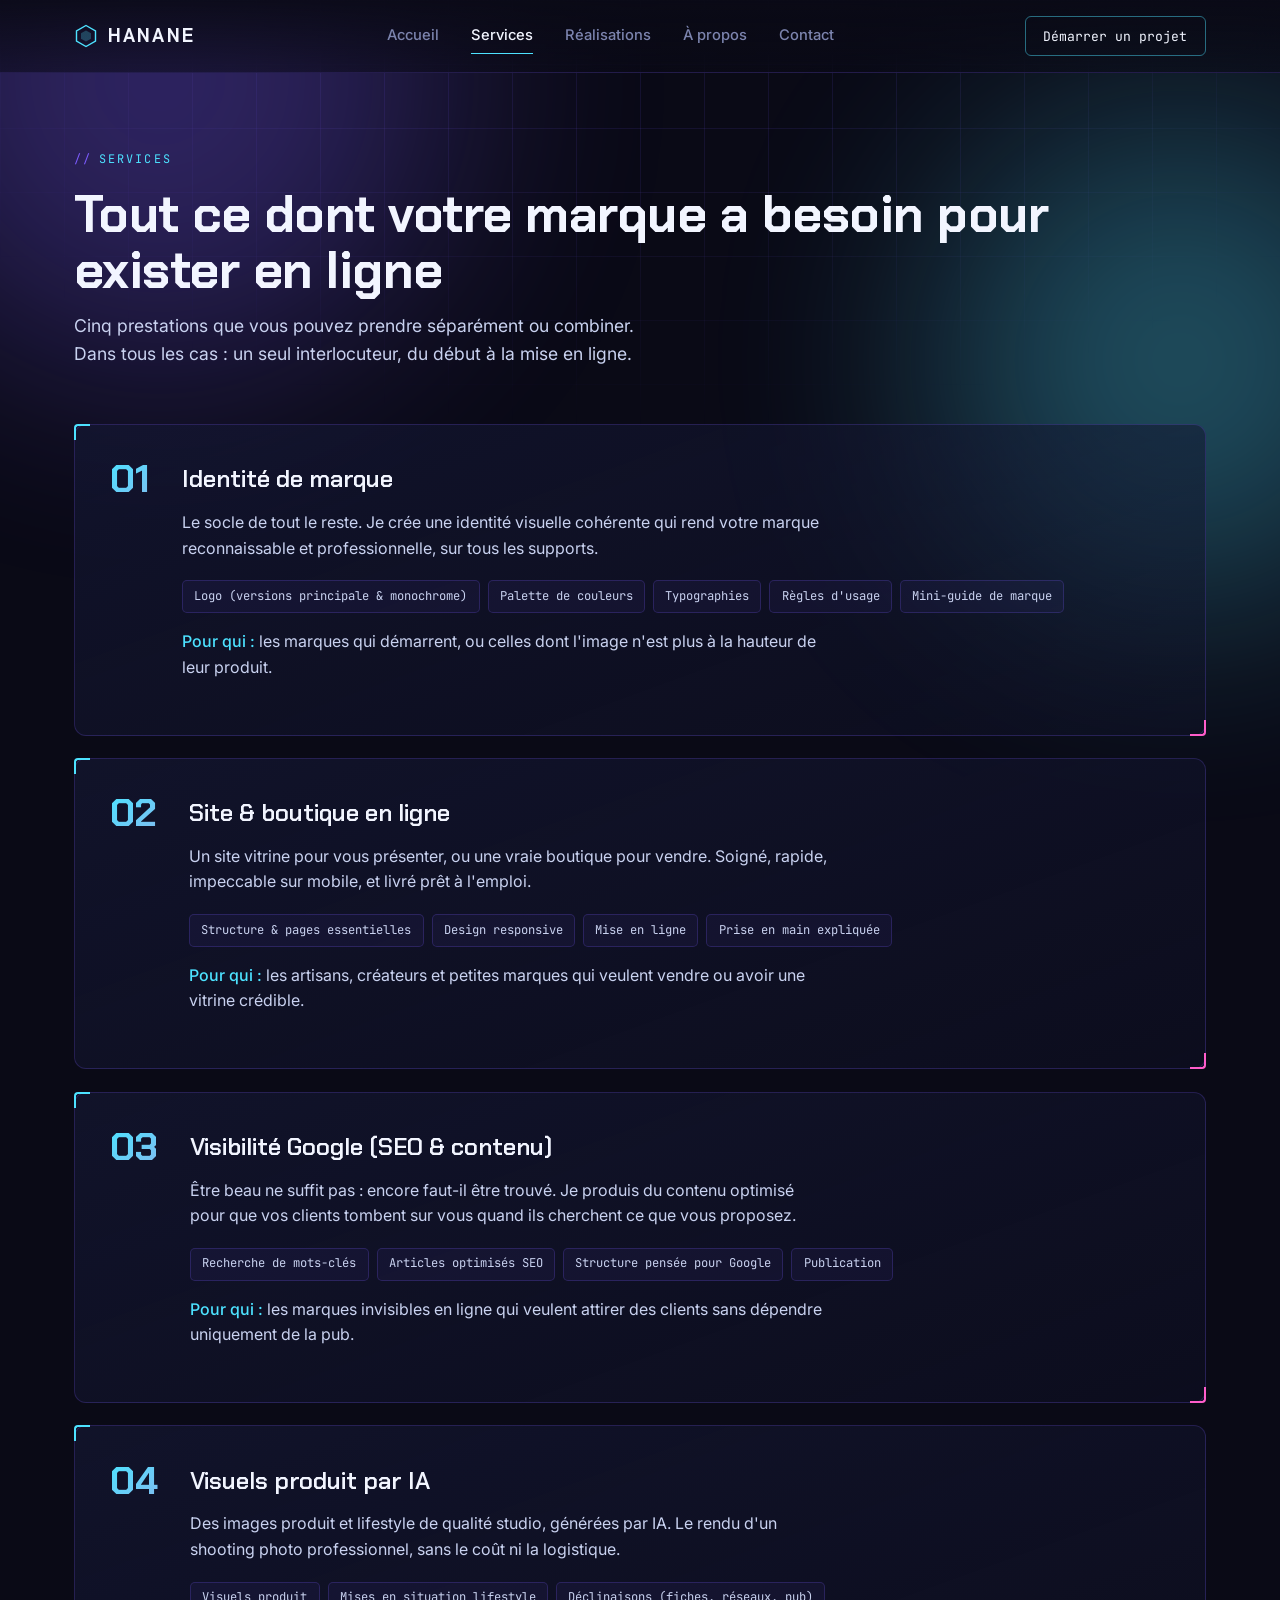
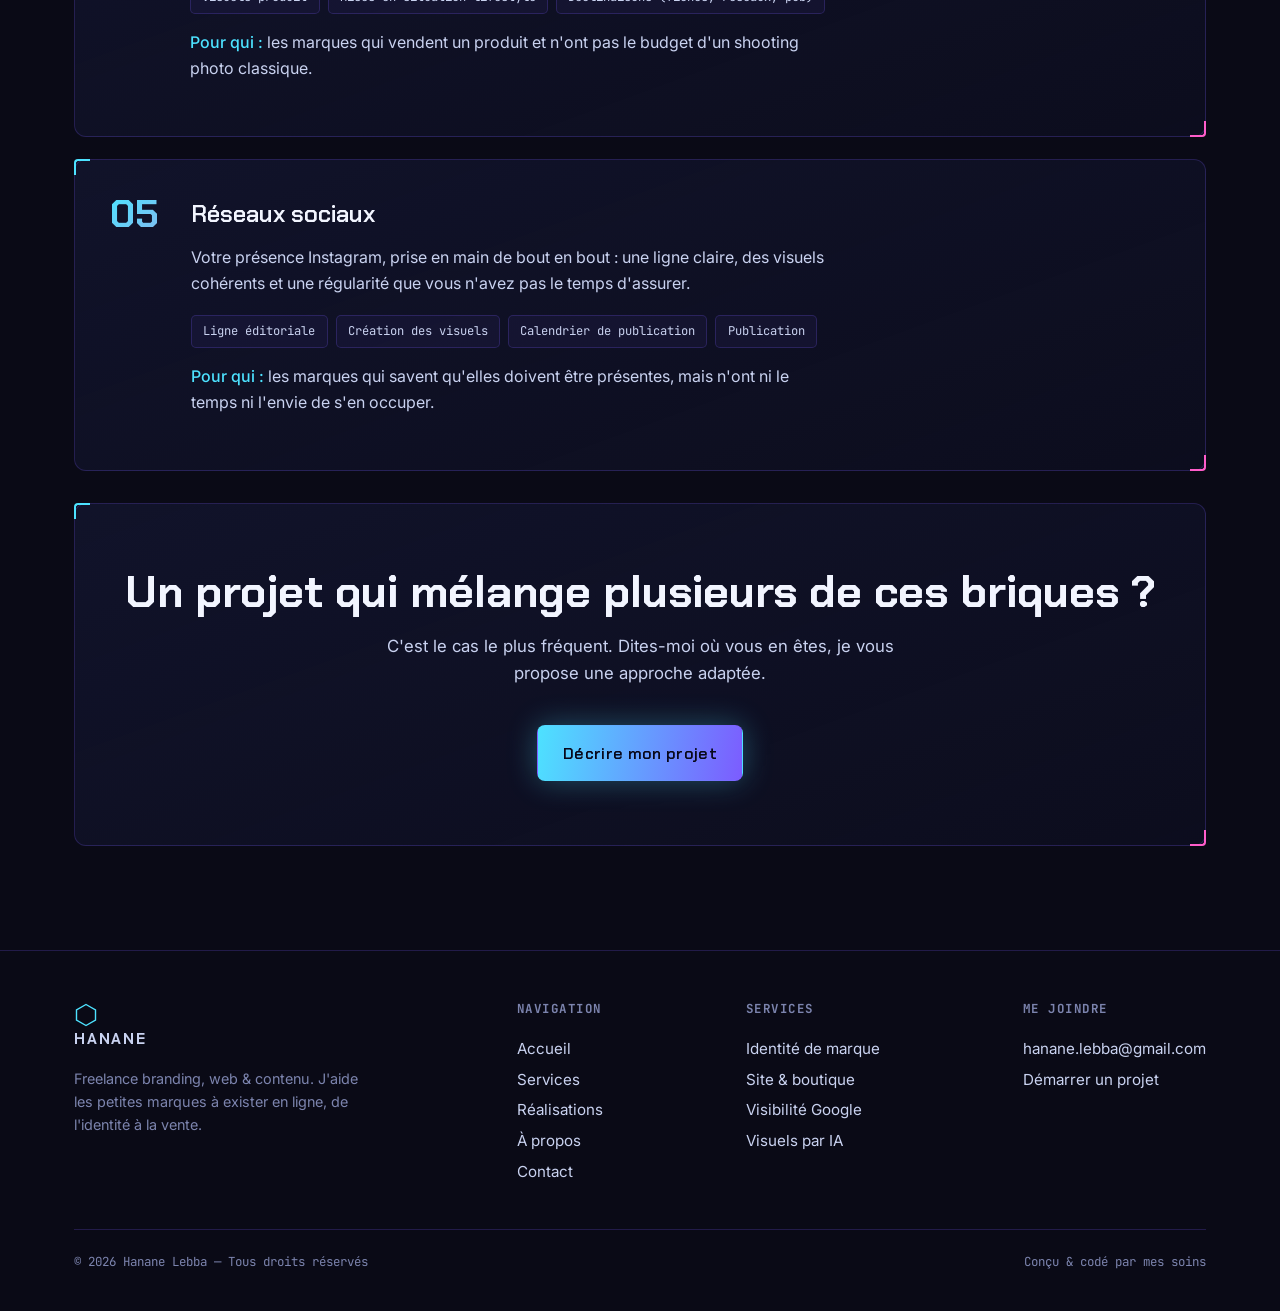
<file: services.html>
<!DOCTYPE html>
<html lang="fr">
<head>
<meta charset="UTF-8">
<meta name="viewport" content="width=device-width, initial-scale=1.0">
<title>Services — Hanane Lebba</title>
<meta name="description" content="Identité de marque, site & boutique en ligne, visibilité Google, visuels produit par IA et réseaux sociaux. Des prestations clé en main pour les petites marques.">
<link rel="preconnect" href="https://fonts.googleapis.com">
<link rel="preconnect" href="https://fonts.gstatic.com" crossorigin>
<link href="https://fonts.googleapis.com/css2?family=Chakra+Petch:wght@400;500;600;700&family=Inter:wght@400;500;600&family=JetBrains+Mono:wght@400;500&display=swap" rel="stylesheet">
<link rel="stylesheet" href="style.css">
</head>
<body>

<div class="bg"></div>
<div class="glow g1"></div>
<div class="glow g2"></div>

<header class="site">
  <div class="wrap nav">
    <a href="index.html" class="brand" aria-label="Hanane Lebba — accueil">
      <span class="mark" aria-hidden="true"><svg viewBox="0 0 24 24" fill="none"><path d="M12 1.5 21.5 7v10L12 22.5 2.5 17V7L12 1.5Z" stroke="url(#g)" stroke-width="1.4"/><path d="M12 6.5 17 9.3v5.4L12 17.5 7 14.7V9.3L12 6.5Z" fill="url(#g)" opacity=".25"/><defs><linearGradient id="g" x1="2" y1="2" x2="22" y2="22"><stop stop-color="#4DE2FF"/><stop offset="1" stop-color="#FF5DCB"/></linearGradient></defs></svg></span>HANANE
    </a>
    <nav class="nav-links" aria-label="Navigation principale">
      <a href="index.html">Accueil</a>
      <a href="services.html" aria-current="page">Services</a>
      <a href="realisations.html">Réalisations</a>
      <a href="apropos.html">À propos</a>
      <a href="contact.html">Contact</a>
    </nav>
    <a href="contact.html" class="nav-cta">Démarrer un projet</a>
    <button class="burger" aria-label="Ouvrir le menu" aria-expanded="false"><svg width="24" height="24" viewBox="0 0 24 24" fill="none" stroke="currentColor" stroke-width="2"><line x1="3" y1="7" x2="21" y2="7"/><line x1="3" y1="12" x2="21" y2="12"/><line x1="3" y1="17" x2="21" y2="17"/></svg></button>
  </div>
</header>

<section class="page-hero">
  <div class="wrap">
    <span class="eyebrow">Services</span>
    <h1>Tout ce dont votre marque a besoin pour exister en ligne</h1>
    <p>Cinq prestations que vous pouvez prendre séparément ou combiner. Dans tous les cas : un seul interlocuteur, du début à la mise en ligne.</p>
  </div>
</section>

<section style="padding-top:1rem">
  <div class="wrap">

    <article class="panel svc">
      <div class="num">01</div>
      <div class="body">
        <h2>Identité de marque</h2>
        <p>Le socle de tout le reste. Je crée une identité visuelle cohérente qui rend votre marque reconnaissable et professionnelle, sur tous les supports.</p>
        <div class="incl">
          <span>Logo (versions principale &amp; monochrome)</span>
          <span>Palette de couleurs</span>
          <span>Typographies</span>
          <span>Règles d'usage</span>
          <span>Mini-guide de marque</span>
        </div>
        <p class="forwho"><b>Pour qui :</b> les marques qui démarrent, ou celles dont l'image n'est plus à la hauteur de leur produit.</p>
      </div>
    </article>

    <article class="panel svc">
      <div class="num">02</div>
      <div class="body">
        <h2>Site &amp; boutique en ligne</h2>
        <p>Un site vitrine pour vous présenter, ou une vraie boutique pour vendre. Soigné, rapide, impeccable sur mobile, et livré prêt à l'emploi.</p>
        <div class="incl">
          <span>Structure &amp; pages essentielles</span>
          <span>Design responsive</span>
          <span>Mise en ligne</span>
          <span>Prise en main expliquée</span>
        </div>
        <p class="forwho"><b>Pour qui :</b> les artisans, créateurs et petites marques qui veulent vendre ou avoir une vitrine crédible.</p>
      </div>
    </article>

    <article class="panel svc">
      <div class="num">03</div>
      <div class="body">
        <h2>Visibilité Google (SEO &amp; contenu)</h2>
        <p>Être beau ne suffit pas : encore faut-il être trouvé. Je produis du contenu optimisé pour que vos clients tombent sur vous quand ils cherchent ce que vous proposez.</p>
        <div class="incl">
          <span>Recherche de mots-clés</span>
          <span>Articles optimisés SEO</span>
          <span>Structure pensée pour Google</span>
          <span>Publication</span>
        </div>
        <p class="forwho"><b>Pour qui :</b> les marques invisibles en ligne qui veulent attirer des clients sans dépendre uniquement de la pub.</p>
      </div>
    </article>

    <article class="panel svc">
      <div class="num">04</div>
      <div class="body">
        <h2>Visuels produit par IA</h2>
        <p>Des images produit et lifestyle de qualité studio, générées par IA. Le rendu d'un shooting photo professionnel, sans le coût ni la logistique.</p>
        <div class="incl">
          <span>Visuels produit</span>
          <span>Mises en situation lifestyle</span>
          <span>Déclinaisons (fiches, réseaux, pub)</span>
        </div>
        <p class="forwho"><b>Pour qui :</b> les marques qui vendent un produit et n'ont pas le budget d'un shooting photo classique.</p>
      </div>
    </article>

    <article class="panel svc">
      <div class="num">05</div>
      <div class="body">
        <h2>Réseaux sociaux</h2>
        <p>Votre présence Instagram, prise en main de bout en bout : une ligne claire, des visuels cohérents et une régularité que vous n'avez pas le temps d'assurer.</p>
        <div class="incl">
          <span>Ligne éditoriale</span>
          <span>Création des visuels</span>
          <span>Calendrier de publication</span>
          <span>Publication</span>
        </div>
        <p class="forwho"><b>Pour qui :</b> les marques qui savent qu'elles doivent être présentes, mais n'ont ni le temps ni l'envie de s'en occuper.</p>
      </div>
    </article>

    <div class="panel cta-band" style="margin-top:2rem">
      <h2>Un projet qui mélange plusieurs de ces briques ?</h2>
      <p>C'est le cas le plus fréquent. Dites-moi où vous en êtes, je vous propose une approche adaptée.</p>
      <div class="cta-row" style="justify-content:center">
        <a href="contact.html" class="btn btn-primary">Décrire mon projet</a>
      </div>
    </div>

  </div>
</section>

<footer class="site">
  <div class="wrap">
    <div class="foot">
      <div class="col foot-brand">
        <a href="index.html" class="brand"><span class="mark" aria-hidden="true"><svg viewBox="0 0 24 24" fill="none"><path d="M12 1.5 21.5 7v10L12 22.5 2.5 17V7L12 1.5Z" stroke="url(#g2)" stroke-width="1.4"/><defs><linearGradient id="g2" x1="2" y1="2" x2="22" y2="22"><stop stop-color="#4DE2FF"/><stop offset="1" stop-color="#FF5DCB"/></linearGradient></defs></svg></span>HANANE</a>
        <p>Freelance branding, web &amp; contenu. J'aide les petites marques à exister en ligne, de l'identité à la vente.</p>
      </div>
      <div class="col">
        <h4>Navigation</h4>
        <a href="index.html">Accueil</a><a href="services.html">Services</a><a href="realisations.html">Réalisations</a><a href="apropos.html">À propos</a><a href="contact.html">Contact</a>
      </div>
      <div class="col">
        <h4>Services</h4>
        <a href="services.html">Identité de marque</a><a href="services.html">Site &amp; boutique</a><a href="services.html">Visibilité Google</a><a href="services.html">Visuels par IA</a>
      </div>
      <div class="col">
        <h4>Me joindre</h4>
        <a href="mailto:hanane.lebba@gmail.com">hanane.lebba@gmail.com</a><a href="contact.html">Démarrer un projet</a>
      </div>
    </div>
    <div class="copyr"><span>© 2026 Hanane Lebba — Tous droits réservés</span><span>Conçu &amp; codé par mes soins</span></div>
  </div>
</footer>

<script src="app.js"></script>
</body>
</html>
</file>
<file: style.css>
/* =============================================================
   PORTFOLIO HANANE LEBBA — feuille de style partagée
   Une seule modif ici se répercute sur toutes les pages.
   ============================================================= */

:root{
  --void:#0A0A16;
  --deep:#11132A;
  --panel:#141733;
  --cyan:#4DE2FF;
  --magenta:#FF5DCB;
  --violet:#7C5CFF;
  --mist:#C9D2F0;
  --muted:#7C84AE;
  --white:#F2F5FF;
  --line:rgba(124,92,255,.22);
  --line-bright:rgba(77,226,255,.45);
  --disp:'Chakra Petch',sans-serif;
  --body:'Inter',sans-serif;
  --mono:'JetBrains Mono',monospace;
  --maxw:1180px;
}

*{box-sizing:border-box;margin:0;padding:0}
html{scroll-behavior:smooth}
body{
  background:var(--void);
  color:var(--mist);
  font-family:var(--body);
  line-height:1.6;
  overflow-x:hidden;
  -webkit-font-smoothing:antialiased;
}
a{color:inherit;text-decoration:none}
img{max-width:100%;display:block}

/* ambient background : grille + lueur */
.bg{position:fixed;inset:0;z-index:-2;pointer-events:none}
.bg::before{
  content:"";position:absolute;inset:0;
  background-image:
    linear-gradient(var(--line) 1px,transparent 1px),
    linear-gradient(90deg,var(--line) 1px,transparent 1px);
  background-size:64px 64px;
  mask-image:radial-gradient(ellipse 80% 60% at 50% 0%,#000 30%,transparent 80%);
  opacity:.5;
}
.glow{position:fixed;z-index:-1;border-radius:50%;filter:blur(120px);opacity:.32;pointer-events:none}
.glow.g1{width:560px;height:560px;background:var(--violet);top:-200px;left:-120px;animation:drift 22s ease-in-out infinite alternate}
.glow.g2{width:480px;height:480px;background:var(--cyan);top:120px;right:-140px;animation:drift 18s ease-in-out infinite alternate-reverse}
.glow.g3{width:420px;height:420px;background:var(--magenta);top:1400px;left:40%;opacity:.18;animation:drift 26s ease-in-out infinite alternate}
@keyframes drift{from{transform:translate(0,0)}to{transform:translate(60px,40px)}}

.wrap{max-width:var(--maxw);margin:0 auto;padding:0 24px}

/* étiquette système */
.eyebrow{
  font-family:var(--mono);font-size:.74rem;letter-spacing:.18em;
  text-transform:uppercase;color:var(--cyan);
  display:inline-flex;align-items:center;gap:.55em;
}
.eyebrow::before{content:"//";color:var(--violet)}

/* ---------- NAV ---------- */
header.site{position:sticky;top:0;z-index:50;backdrop-filter:blur(14px);
  background:linear-gradient(180deg,rgba(10,10,22,.92),rgba(10,10,22,.55));
  border-bottom:1px solid var(--line)}
.nav{display:flex;align-items:center;justify-content:space-between;height:72px}
.brand{display:flex;align-items:center;gap:.6rem;font-family:var(--disp);
  font-weight:700;font-size:1.18rem;letter-spacing:.12em;color:var(--white)}
.brand .mark{width:24px;height:24px;display:grid;place-items:center}
.brand .mark svg{width:24px;height:24px}
.nav-links{display:flex;gap:2rem;font-size:.92rem;font-weight:500;align-items:center}
.nav-links a{color:var(--muted);transition:color .2s;position:relative}
.nav-links a:hover,.nav-links a:focus-visible{color:var(--white)}
.nav-links a[aria-current="page"]{color:var(--white)}
.nav-links a::after{content:"";position:absolute;left:0;bottom:-6px;width:0;height:1px;
  background:var(--cyan);transition:width .25s}
.nav-links a:hover::after,.nav-links a:focus-visible::after,
.nav-links a[aria-current="page"]::after{width:100%}
.nav-cta{font-family:var(--mono);font-size:.82rem;padding:.55rem 1.1rem;
  border:1px solid var(--line-bright);border-radius:6px;color:var(--white);
  transition:all .2s;white-space:nowrap}
.nav-cta:hover,.nav-cta:focus-visible{background:rgba(77,226,255,.1);box-shadow:0 0 24px rgba(77,226,255,.25)}
.burger{display:none;background:none;border:0;color:var(--white);cursor:pointer;padding:8px}

/* ---------- boutons ---------- */
.btn{font-family:var(--disp);font-weight:600;font-size:.98rem;letter-spacing:.02em;
  padding:.92rem 1.6rem;border-radius:8px;cursor:pointer;transition:all .22s;
  display:inline-flex;align-items:center;gap:.6rem;border:1px solid transparent}
.btn-primary{background:linear-gradient(100deg,var(--cyan),var(--violet));color:#08081a;
  box-shadow:0 0 30px rgba(77,226,255,.3)}
.btn-primary:hover,.btn-primary:focus-visible{transform:translateY(-2px);box-shadow:0 8px 40px rgba(124,92,255,.5)}
.btn-ghost{border-color:var(--line-bright);color:var(--white)}
.btn-ghost:hover,.btn-ghost:focus-visible{background:rgba(124,92,255,.12);border-color:var(--violet)}
.cta-row{display:flex;gap:1rem;margin-top:2.4rem;flex-wrap:wrap}

/* ---------- statut ---------- */
.status{display:flex;align-items:center;gap:.6rem;font-family:var(--mono);
  font-size:.78rem;color:var(--mist);letter-spacing:.06em;margin-bottom:1.8rem}
.status .dot{width:8px;height:8px;border-radius:50%;background:var(--cyan);
  box-shadow:0 0 0 0 rgba(77,226,255,.6);animation:pulse 2.4s infinite}
@keyframes pulse{0%{box-shadow:0 0 0 0 rgba(77,226,255,.55)}70%{box-shadow:0 0 0 10px rgba(77,226,255,0)}100%{box-shadow:0 0 0 0 rgba(77,226,255,0)}}

/* ---------- HERO accueil ---------- */
.hero{padding:5.5rem 0 6rem;position:relative}
.hero h1{font-family:var(--disp);font-weight:700;color:var(--white);
  font-size:clamp(2.2rem,5.4vw,4rem);line-height:1.08;letter-spacing:-.01em;margin:1.2rem 0}
.hero h1 .hl{background:linear-gradient(100deg,var(--cyan),var(--magenta));
  -webkit-background-clip:text;background-clip:text;color:transparent}
.hero p.lead{font-size:1.18rem;max-width:560px;color:var(--mist)}
.hero .sub{font-size:.98rem;color:var(--muted);max-width:560px;margin-top:.8rem}
.hero-meta{display:flex;gap:2.4rem;margin-top:3.4rem;flex-wrap:wrap}
.hero-meta .item{font-family:var(--mono);font-size:.8rem;color:var(--muted)}
.hero-meta .item b{display:block;font-family:var(--disp);font-size:1.5rem;color:var(--white);font-weight:600;margin-bottom:.1rem}

/* ---------- HERO pages intérieures ---------- */
.page-hero{padding:4.5rem 0 2.5rem;position:relative}
.page-hero h1{font-family:var(--disp);font-weight:700;color:var(--white);
  font-size:clamp(2rem,4.6vw,3.2rem);line-height:1.1;letter-spacing:-.01em;margin:1rem 0 .8rem}
.page-hero p{color:var(--mist);font-size:1.1rem;max-width:600px}

/* ---------- panneau signature (crochets d'angle) ---------- */
.panel{position:relative;border:1px solid var(--line);border-radius:12px;
  background:linear-gradient(160deg,rgba(20,23,51,.7),rgba(17,19,42,.4))}
.panel::before,.panel::after{content:"";position:absolute;width:14px;height:14px;pointer-events:none}
.panel::before{top:-1px;left:-1px;border-top:2px solid var(--cyan);border-left:2px solid var(--cyan);border-radius:4px 0 0 0}
.panel::after{bottom:-1px;right:-1px;border-bottom:2px solid var(--magenta);border-right:2px solid var(--magenta);border-radius:0 0 4px 0}

/* ---------- sections ---------- */
section{padding:5.5rem 0}
.sec-head{margin-bottom:3rem;max-width:640px}
.sec-head h2{font-family:var(--disp);font-weight:700;color:var(--white);
  font-size:clamp(1.7rem,3.6vw,2.6rem);line-height:1.12;margin:1rem 0 .8rem}
.sec-head p{color:var(--muted);font-size:1.04rem}

/* services (cartes) */
.grid{display:grid;grid-template-columns:repeat(auto-fit,minmax(280px,1fr));gap:1.2rem}
.card{padding:1.8rem;transition:transform .25s,border-color .25s}
.card:hover{transform:translateY(-4px)}
.card .idx{font-family:var(--mono);font-size:.8rem;color:var(--violet);letter-spacing:.1em}
.card .ico{width:42px;height:42px;margin:1rem 0 1.2rem;color:var(--cyan)}
.card h3{font-family:var(--disp);font-weight:600;color:var(--white);font-size:1.18rem;margin-bottom:.5rem}
.card p{font-size:.95rem;color:var(--mist)}
.card .bnf{margin-top:1rem;font-family:var(--mono);font-size:.78rem;color:var(--muted)}

/* étude de cas */
.case{display:grid;grid-template-columns:1.05fr .95fr;gap:2.6rem;align-items:center}
.case .copy h2{font-family:var(--disp);font-weight:700;color:var(--white);
  font-size:clamp(1.7rem,3.4vw,2.5rem);line-height:1.12;margin:1rem 0}
.case .copy p{color:var(--mist);font-size:1.04rem;margin-bottom:1.4rem}
.pipeline{list-style:none;display:flex;flex-direction:column;gap:.2rem;margin:1.6rem 0 2rem}
.pipeline li{display:flex;align-items:center;gap:1rem;padding:.85rem 0;border-bottom:1px solid var(--line)}
.pipeline li:last-child{border-bottom:0}
.pipeline .step{font-family:var(--mono);font-size:.82rem;color:var(--violet);min-width:34px}
.pipeline .name{font-family:var(--disp);color:var(--white);font-weight:500;font-size:1.02rem}
.pipeline .desc{color:var(--muted);font-size:.9rem;margin-left:auto;text-align:right}

/* ---------- CARROUSEL ---------- */
.carousel{position:relative;padding:1.1rem}
.carousel-window{overflow:hidden;border-radius:8px}
.carousel-track{display:flex;transition:transform .5s cubic-bezier(.22,.61,.36,1)}
.slide{min-width:100%;position:relative;aspect-ratio:4/5;background:var(--deep)}
.slide img{width:100%;height:100%;object-fit:cover;display:block}
.slide-ph{width:100%;height:100%;display:grid;place-items:center;text-align:center;gap:.5rem;padding:1.5rem;
  border:1px dashed var(--line-bright);border-radius:8px;
  background:repeating-linear-gradient(135deg,rgba(124,92,255,.05) 0 12px,transparent 12px 24px)}
.slide-ph .lbl{font-family:var(--mono);font-size:.82rem;color:var(--cyan);letter-spacing:.06em}
.slide-ph .hint{font-size:.82rem;color:var(--muted);max-width:240px}
.slide-cap{position:absolute;left:0;right:0;bottom:0;padding:1rem 1.1rem;
  font-family:var(--mono);font-size:.78rem;letter-spacing:.04em;color:var(--white);
  background:linear-gradient(0deg,rgba(8,8,20,.85),transparent)}
.carousel-btn{position:absolute;top:50%;transform:translateY(-50%);z-index:3;
  width:42px;height:42px;border-radius:50%;border:1px solid var(--line-bright);
  background:rgba(10,10,22,.7);color:var(--white);cursor:pointer;font-size:1.4rem;line-height:1;
  display:grid;place-items:center;transition:all .2s;backdrop-filter:blur(6px)}
.carousel-btn:hover,.carousel-btn:focus-visible{background:rgba(77,226,255,.18);border-color:var(--cyan)}
.carousel-btn.prev{left:1.6rem}
.carousel-btn.next{right:1.6rem}
.carousel-dots{display:flex;gap:.5rem;justify-content:center;margin-top:1rem}
.carousel-dots button{width:8px;height:8px;border-radius:50%;border:0;cursor:pointer;
  background:var(--line-bright);opacity:.5;transition:all .2s;padding:0}
.carousel-dots button[aria-current="true"]{opacity:1;background:var(--cyan);width:22px;border-radius:4px}

/* ---------- service détaillé (page services) ---------- */
.svc{display:grid;grid-template-columns:auto 1fr;gap:2rem;padding:2.2rem;margin-bottom:1.4rem}
.svc .num{font-family:var(--disp);font-weight:700;font-size:2.4rem;
  background:linear-gradient(140deg,var(--cyan),var(--magenta));
  -webkit-background-clip:text;background-clip:text;color:transparent;line-height:1}
.svc h2{font-family:var(--disp);font-weight:600;color:var(--white);font-size:1.5rem;margin-bottom:.7rem}
.svc>.body>p{color:var(--mist);font-size:1rem;margin-bottom:1.2rem;max-width:640px}
.svc .incl{display:flex;flex-wrap:wrap;gap:.5rem;margin-bottom:1rem}
.svc .incl span{font-family:var(--mono);font-size:.76rem;color:var(--mist);
  border:1px solid var(--line);border-radius:5px;padding:.35rem .7rem;background:rgba(124,92,255,.06)}
.svc .forwho{font-size:.92rem;color:var(--muted)}
.svc .forwho b{color:var(--cyan);font-weight:500}

/* ---------- galerie réalisations ---------- */
.gallery{display:grid;grid-template-columns:repeat(auto-fit,minmax(220px,1fr));gap:1.1rem;margin-top:1.5rem}
.gallery .shot{aspect-ratio:4/5;border-radius:10px;overflow:hidden;position:relative}
.gallery .shot img{width:100%;height:100%;object-fit:cover}
.gallery .shot .tag{position:absolute;left:0;bottom:0;right:0;padding:.7rem .9rem;
  font-family:var(--mono);font-size:.72rem;color:var(--white);
  background:linear-gradient(0deg,rgba(8,8,20,.85),transparent)}
.gallery .ph{display:grid;place-items:center;text-align:center;gap:.4rem;padding:1rem;
  border:1px dashed var(--line-bright);
  background:repeating-linear-gradient(135deg,rgba(124,92,255,.05) 0 12px,transparent 12px 24px)}
.gallery .ph .lbl{font-family:var(--mono);font-size:.78rem;color:var(--cyan)}
.gallery .ph .hint{font-size:.76rem;color:var(--muted)}

/* étiquettes de résultats chiffrés */
.metrics{display:flex;flex-wrap:wrap;gap:.5rem;margin:.4rem 0 1.2rem}
.metrics span{font-family:var(--mono);font-size:.76rem;color:var(--mist);
  border:1px solid var(--line);border-radius:5px;padding:.35rem .7rem;background:rgba(124,92,255,.06)}

/* ---------- À propos ---------- */
.about{display:grid;grid-template-columns:.9fr 1.1fr;gap:2.8rem;align-items:start}
.about-portrait{padding:1rem}
.about-portrait .ph,.about-portrait img{aspect-ratio:4/5;width:100%;border-radius:8px;object-fit:cover}
.about-portrait .ph{display:grid;place-items:center;text-align:center;gap:.5rem;padding:2rem;
  border:1px dashed var(--line-bright);
  background:repeating-linear-gradient(135deg,rgba(124,92,255,.05) 0 12px,transparent 12px 24px)}
.about-portrait .ph .lbl{font-family:var(--mono);font-size:.8rem;color:var(--cyan)}
.about-portrait .ph .hint{font-size:.8rem;color:var(--muted);max-width:200px}
.about .body h2{font-family:var(--disp);font-weight:600;color:var(--white);font-size:1.6rem;margin:0 0 1rem}
.about .body p{color:var(--mist);margin-bottom:1.1rem}
.about .body p.lead{font-size:1.15rem;color:var(--white)}
.values{display:grid;grid-template-columns:repeat(auto-fit,minmax(220px,1fr));gap:1.2rem;margin-top:1rem}
.values .v{padding:1.5rem}
.values .v .n{font-family:var(--mono);color:var(--magenta);font-size:.8rem}
.values .v h3{font-family:var(--disp);color:var(--white);font-weight:600;font-size:1.1rem;margin:.6rem 0 .4rem}
.values .v p{font-size:.92rem;color:var(--mist);margin:0}

/* pourquoi moi (accueil) */
.why{display:grid;grid-template-columns:repeat(auto-fit,minmax(260px,1fr));gap:1.4rem}
.why .pt{padding:1.6rem}
.why .pt .n{font-family:var(--mono);color:var(--magenta);font-size:.82rem}
.why .pt h3{font-family:var(--disp);color:var(--white);font-weight:600;font-size:1.12rem;margin:.7rem 0 .5rem}
.why .pt p{font-size:.94rem;color:var(--mist)}

/* ---------- formulaire contact ---------- */
.contact-grid{display:grid;grid-template-columns:1fr 1fr;gap:2.4rem;align-items:start}
.form{padding:2rem}
.field{margin-bottom:1.2rem}
.field label{display:block;font-family:var(--mono);font-size:.78rem;letter-spacing:.06em;
  color:var(--mist);margin-bottom:.5rem;text-transform:uppercase}
.field input,.field select,.field textarea{width:100%;font-family:var(--body);font-size:.98rem;
  color:var(--white);background:rgba(10,10,22,.6);border:1px solid var(--line);
  border-radius:7px;padding:.8rem .9rem;transition:border-color .2s,box-shadow .2s}
.field input:focus,.field select:focus,.field textarea:focus{outline:none;
  border-color:var(--cyan);box-shadow:0 0 0 3px rgba(77,226,255,.15)}
.field textarea{resize:vertical;min-height:130px}
.field select{appearance:none;cursor:pointer}
.contact-info .panel{padding:1.8rem;margin-bottom:1.2rem}
.contact-info h3{font-family:var(--disp);color:var(--white);font-weight:600;font-size:1.1rem;margin-bottom:.5rem}
.contact-info p{font-size:.95rem;color:var(--mist)}
.contact-info a.mail{font-family:var(--mono);color:var(--cyan);font-size:.95rem;word-break:break-all}

/* bande CTA finale */
.cta-band{text-align:center;padding:4rem 2rem}
.cta-band h2{font-family:var(--disp);font-weight:700;color:var(--white);
  font-size:clamp(1.8rem,4vw,2.8rem);line-height:1.1;margin-bottom:1rem}
.cta-band p{color:var(--mist);max-width:520px;margin:0 auto 2rem;font-size:1.05rem}

/* footer */
footer.site{border-top:1px solid var(--line);padding:3rem 0 2.4rem;margin-top:1rem}
.foot{display:flex;justify-content:space-between;gap:2rem;flex-wrap:wrap;align-items:flex-start}
.foot .col h4{font-family:var(--mono);font-size:.78rem;color:var(--muted);
  text-transform:uppercase;letter-spacing:.12em;margin-bottom:.9rem}
.foot .col a{display:block;color:var(--mist);font-size:.95rem;padding:.2rem 0;transition:color .2s}
.foot .col a:hover,.foot .col a:focus-visible{color:var(--cyan)}
.foot-brand{max-width:300px}
.foot-brand p{color:var(--muted);font-size:.9rem;margin-top:.8rem}
.copyr{margin-top:2.6rem;font-family:var(--mono);font-size:.78rem;color:var(--muted);
  border-top:1px solid var(--line);padding-top:1.4rem;display:flex;justify-content:space-between;gap:1rem;flex-wrap:wrap}

:focus-visible{outline:2px solid var(--cyan);outline-offset:3px;border-radius:4px}

/* ---------- responsive ---------- */
@media(max-width:860px){
  .nav-links{position:absolute;top:72px;left:0;right:0;flex-direction:column;gap:0;
    background:rgba(10,10,22,.97);backdrop-filter:blur(14px);border-bottom:1px solid var(--line);
    padding:.5rem 24px 1.2rem;display:none}
  header.site.open .nav-links{display:flex}
  .nav-links a{padding:.9rem 0;width:100%;border-bottom:1px solid var(--line)}
  .nav-links a::after{display:none}
  .nav-cta{display:none}
  .burger{display:block}
  .case{grid-template-columns:1fr;gap:2rem}
  .pipeline .desc{display:none}
  .about{grid-template-columns:1fr;gap:1.6rem}
  .contact-grid{grid-template-columns:1fr;gap:1.6rem}
  .svc{grid-template-columns:1fr;gap:1rem;padding:1.6rem}
  .carousel-btn.prev{left:.8rem}
  .carousel-btn.next{right:.8rem}
  .foot{flex-direction:column}
}
@media(prefers-reduced-motion:reduce){
  *{animation:none!important;transition:none!important;scroll-behavior:auto!important}
}
</file>
